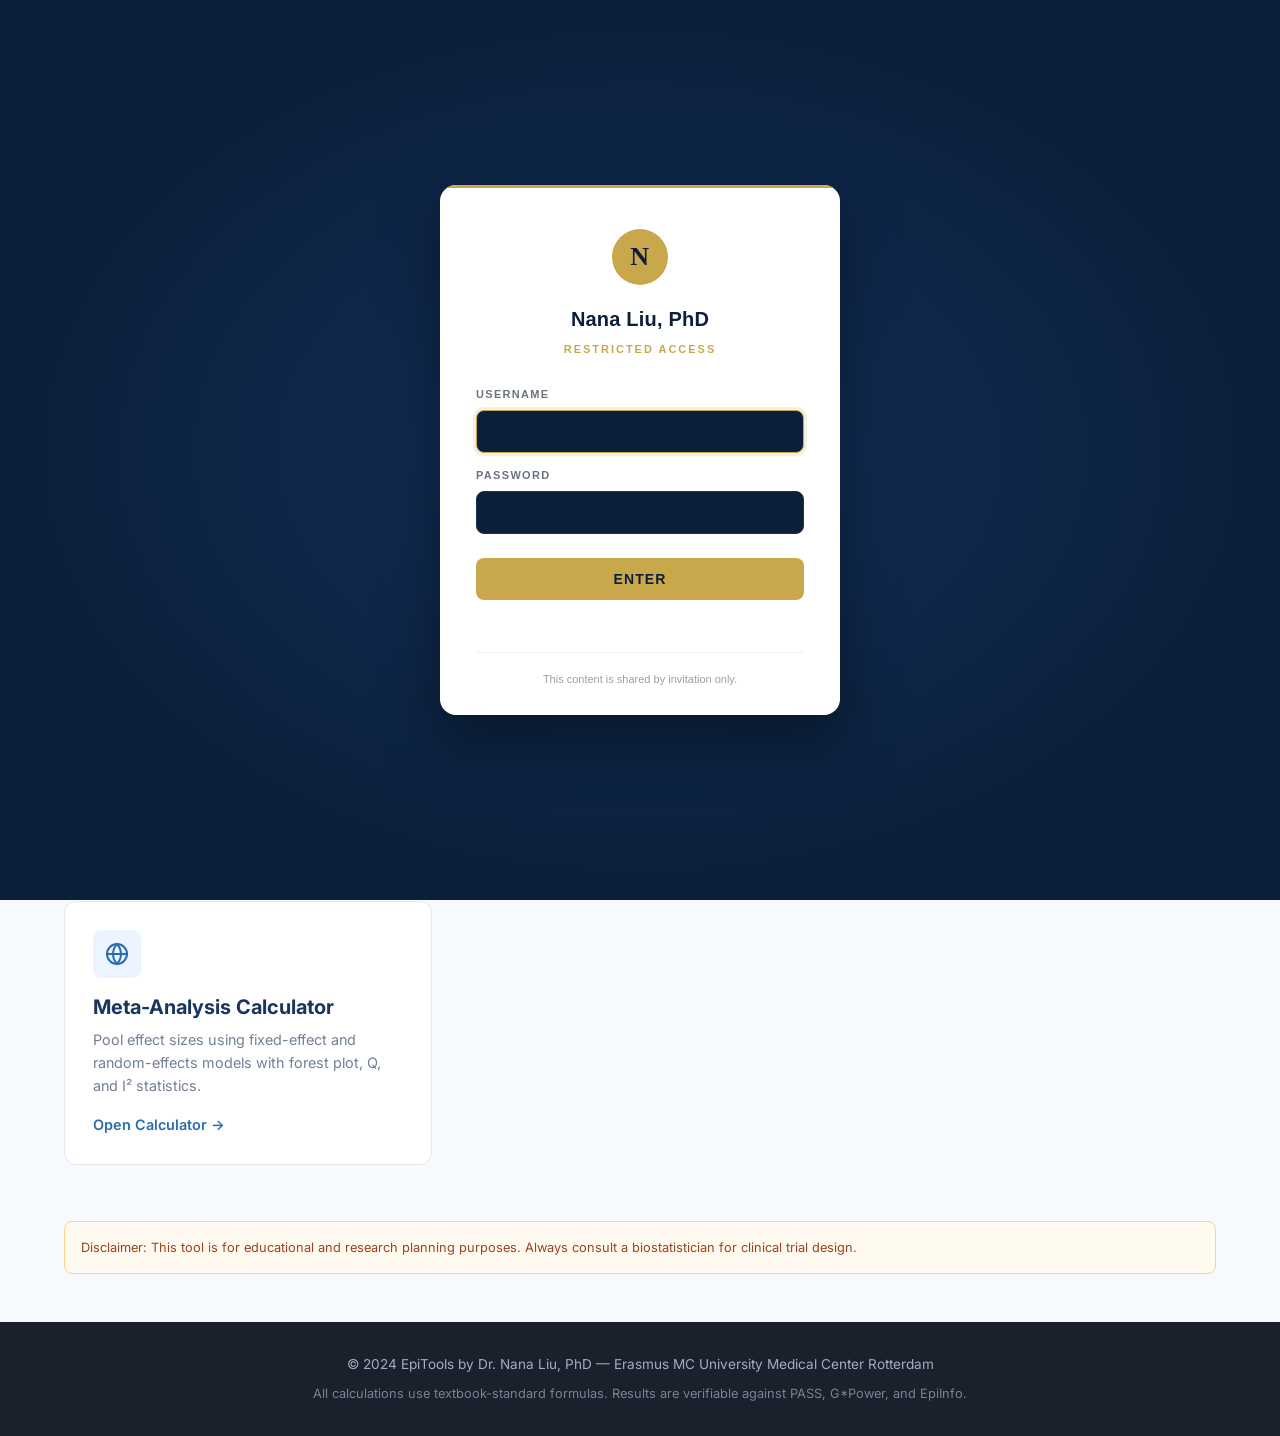
<file: index.html>
<!DOCTYPE html>
<html lang="en">
<head>
  <meta charset="UTF-8">
  <meta name="viewport" content="width=device-width, initial-scale=1.0">
  <title>EpiTools — Free Online Epidemiology Calculators</title>
  <meta name="description" content="Free online epidemiology calculators: sample size, power analysis, NNT, odds ratio, relative risk, incidence, prevalence, chi-square, meta-analysis. By Dr. Nana Liu, PhD — Erasmus MC.">
  <meta name="keywords" content="epidemiology calculators online free, sample size calculator, power analysis, NNT calculator, odds ratio calculator, relative risk, chi-square test, meta-analysis, biostatistics">
  <meta name="author" content="Dr. Nana Liu, PhD — Erasmus MC University Medical Center Rotterdam">
  <meta name="robots" content="index, follow">
  <link rel="canonical" href="https://xinaliu2134.github.io/epi-calculators/">

  <!-- Open Graph -->
  <meta property="og:title" content="EpiTools — Free Online Epidemiology Calculators">
  <meta property="og:description" content="Professional epidemiology and biostatistics calculators with textbook-accurate formulas. Sample size, power analysis, NNT, OR/RR, chi-square, meta-analysis.">
  <meta property="og:type" content="website">
  <meta property="og:url" content="https://xinaliu2134.github.io/epi-calculators/">

  <!-- JSON-LD Structured Data -->
  <script type="application/ld+json">
  {
    "@context": "https://schema.org",
    "@type": "WebSite",
    "name": "EpiTools",
    "url": "https://xinaliu2134.github.io/epi-calculators/",
    "description": "Free online epidemiology and biostatistics calculators with textbook-accurate formulas.",
    "author": {
      "@type": "Person",
      "name": "Dr. Nana Liu",
      "honorificSuffix": "PhD",
      "affiliation": {
        "@type": "Organization",
        "name": "Erasmus MC University Medical Center Rotterdam"
      }
    },
    "potentialAction": {
      "@type": "SearchAction",
      "target": "https://xinaliu2134.github.io/epi-calculators/?q={search_term_string}",
      "query-input": "required name=search_term_string"
    }
  }
  </script>

  <!-- Fonts -->
  <link rel="preconnect" href="https://fonts.googleapis.com">
  <link rel="preconnect" href="https://fonts.gstatic.com" crossorigin>
  <link href="https://fonts.googleapis.com/css2?family=Inter:wght@400;500;600;700;800&display=swap" rel="stylesheet">
  <link rel="stylesheet" href="css/style.css">
<style id="nana-gate-style">
  #nana-login-gate {
    position: fixed;
    inset: 0;
    z-index: 99999;
    background: radial-gradient(ellipse at center, #12305a 0%, #0B1F3A 70%);
    display: flex;
    align-items: center;
    justify-content: center;
    font-family: -apple-system, BlinkMacSystemFont, "Segoe UI", "PingFang SC", "Microsoft YaHei", sans-serif;
    transition: opacity 300ms ease;
  }
  #nana-login-gate.nlg-hidden {
    opacity: 0;
    pointer-events: none;
  }
  #nana-login-gate .nlg-card {
    position: relative;
    width: calc(100% - 40px);
    max-width: 400px;
    background: #ffffff;
    border-radius: 16px;
    box-shadow: 0 24px 60px rgba(0, 0, 0, 0.4);
    padding: 44px 36px 28px;
    overflow: hidden;
    text-align: center;
  }
  #nana-login-gate .nlg-card::before {
    content: "";
    position: absolute;
    top: 0; left: 0; right: 0;
    height: 3px;
    background: #C9A84C;
  }
  #nana-login-gate .nlg-card.nlg-shake {
    animation: nlg-shake 0.4s ease;
  }
  @keyframes nlg-shake {
    0%, 100% { transform: translateX(0); }
    20% { transform: translateX(-8px); }
    40% { transform: translateX(8px); }
    60% { transform: translateX(-6px); }
    80% { transform: translateX(6px); }
  }
  #nana-login-gate .nlg-monogram {
    width: 56px;
    height: 56px;
    border-radius: 50%;
    background: #C9A84C;
    color: #0B1F3A;
    font-weight: 700;
    font-size: 26px;
    display: flex;
    align-items: center;
    justify-content: center;
    margin: 0 auto 18px;
    font-family: Georgia, "Times New Roman", serif;
    letter-spacing: 0.02em;
  }
  #nana-login-gate .nlg-title {
    color: #0B1F3A;
    font-size: 20px;
    font-weight: 600;
    margin-bottom: 6px;
    letter-spacing: 0.01em;
  }
  #nana-login-gate .nlg-subtitle {
    color: #C9A84C;
    font-size: 11px;
    font-weight: 600;
    letter-spacing: 0.18em;
    text-transform: uppercase;
    margin-bottom: 28px;
  }
  #nana-login-gate .nlg-field {
    margin-bottom: 14px;
    text-align: left;
  }
  #nana-login-gate .nlg-label {
    display: block;
    color: #6b7280;
    font-size: 11px;
    font-weight: 600;
    letter-spacing: 0.12em;
    text-transform: uppercase;
    margin-bottom: 6px;
  }
  #nana-login-gate .nlg-input {
    width: 100%;
    padding: 12px 14px;
    background: #0B1F3A;
    border: 1px solid #1a3556;
    border-radius: 8px;
    color: #ffffff;
    font-size: 15px;
    outline: none;
    transition: border-color 150ms ease, box-shadow 150ms ease;
    font-family: inherit;
  }
  #nana-login-gate .nlg-input::placeholder {
    color: #6b7d99;
  }
  #nana-login-gate .nlg-input:focus {
    border-color: #C9A84C;
    box-shadow: 0 0 0 3px rgba(201, 168, 76, 0.18);
  }
  #nana-login-gate .nlg-submit {
    width: 100%;
    padding: 13px;
    background: #C9A84C;
    color: #0B1F3A;
    border: none;
    border-radius: 8px;
    font-size: 14px;
    font-weight: 700;
    letter-spacing: 0.08em;
    text-transform: uppercase;
    cursor: pointer;
    margin-top: 10px;
    transition: background 150ms ease, transform 80ms ease;
    font-family: inherit;
  }
  #nana-login-gate .nlg-submit:hover {
    background: #b3923b;
  }
  #nana-login-gate .nlg-submit:active {
    transform: translateY(1px);
  }
  #nana-login-gate .nlg-error {
    color: #d23b5a;
    font-size: 13px;
    margin-top: 12px;
    min-height: 18px;
    font-weight: 500;
  }
  #nana-login-gate .nlg-footer {
    margin-top: 22px;
    padding-top: 18px;
    border-top: 1px solid #eef0f3;
    color: #9aa0a6;
    font-size: 11px;
    line-height: 1.5;
  }
  html.nlg-locked, body.nlg-locked {
    overflow: hidden !important;
  }
</style>
</head>
<body>
<div id="nana-login-gate" role="dialog" aria-modal="true" aria-labelledby="nlg-title">
  <form class="nlg-card" id="nlg-form" autocomplete="off">
    <div class="nlg-monogram" aria-hidden="true">N</div>
    <div class="nlg-title" id="nlg-title">Nana Liu, PhD</div>
    <div class="nlg-subtitle">Restricted Access</div>
    <div class="nlg-field">
      <label class="nlg-label" for="nlg-user">Username</label>
      <input class="nlg-input" id="nlg-user" name="username" type="text" autocomplete="off" autocapitalize="none" spellcheck="false" required />
    </div>
    <div class="nlg-field">
      <label class="nlg-label" for="nlg-pass">Password</label>
      <input class="nlg-input" id="nlg-pass" name="password" type="password" autocomplete="off" required />
    </div>
    <button class="nlg-submit" type="submit">Enter</button>
    <div class="nlg-error" id="nlg-error" aria-live="polite"></div>
    <div class="nlg-footer">This content is shared by invitation only.</div>
  </form>
</div>


  <!-- Header -->
  <header class="site-header">
    <div class="container">
      <a href="index.html" class="site-logo">
        <svg viewBox="0 0 28 28" fill="none" xmlns="http://www.w3.org/2000/svg">
          <circle cx="14" cy="14" r="13" stroke="currentColor" stroke-width="2"/>
          <path d="M8 14h12M14 8v12" stroke="currentColor" stroke-width="2" stroke-linecap="round"/>
        </svg>
        EpiTools
      </a>
      <div class="header-controls">
        <nav class="header-nav">
          <a href="sample-size.html" data-i18n="calc.sample_size">Sample Size</a>
          <a href="power-analysis.html" data-i18n="calc.power">Power</a>
          <a href="nnt.html">NNT</a>
          <a href="odds-ratio.html">OR/RR</a>
          <a href="incidence-prevalence.html" data-i18n="calc.incidence">Incidence</a>
          <a href="chi-square.html">&chi;&sup2;</a>
          <a href="meta-analysis.html">Meta</a>
        </nav>
        <button id="lang-toggle" class="lang-toggle">中文</button>
      </div>
    </div>
  </header>

  <!-- Hero -->
  <section class="hero">
    <div class="container">
      <h1 data-i18n="site.subtitle">Free Online Epidemiology &amp; Biostatistics Calculators</h1>
      <p class="subtitle" data-i18n="landing.explore">Professional tools with textbook-accurate formulas, step-by-step calculations, and full references.</p>
      <p class="credentials" data-i18n="site.credentials">By Dr. Nana Liu, PhD &mdash; Erasmus MC University Medical Center Rotterdam</p>
    </div>
  </section>

  <!-- Calculator Grid -->
  <main class="container">
    <div class="calc-grid">

      <!-- Sample Size -->
      <article class="calc-card">
        <div class="calc-card-icon">
          <svg width="24" height="24" viewBox="0 0 24 24" fill="none" stroke="currentColor" stroke-width="2" stroke-linecap="round"><path d="M17 21v-2a4 4 0 0 0-4-4H5a4 4 0 0 0-4 4v2"/><circle cx="9" cy="7" r="4"/><path d="M23 21v-2a4 4 0 0 0-3-3.87"/><path d="M16 3.13a4 4 0 0 1 0 7.75"/></svg>
        </div>
        <h3 data-i18n="calc.sample_size">Sample Size Calculator</h3>
        <p data-i18n="calc.sample_size.desc">Calculate the required sample size for clinical trials comparing two proportions or two means.</p>
        <a href="sample-size.html" class="card-link" data-i18n="card.open">Open Calculator &rarr;</a>
      </article>

      <!-- Power Analysis -->
      <article class="calc-card">
        <div class="calc-card-icon">
          <svg width="24" height="24" viewBox="0 0 24 24" fill="none" stroke="currentColor" stroke-width="2" stroke-linecap="round"><polyline points="22 12 18 12 15 21 9 3 6 12 2 12"/></svg>
        </div>
        <h3 data-i18n="calc.power">Power Analysis</h3>
        <p data-i18n="calc.power.desc">Given a sample size, calculate the statistical power of your study to detect a given effect.</p>
        <a href="power-analysis.html" class="card-link" data-i18n="card.open">Open Calculator &rarr;</a>
      </article>

      <!-- NNT -->
      <article class="calc-card">
        <div class="calc-card-icon">
          <svg width="24" height="24" viewBox="0 0 24 24" fill="none" stroke="currentColor" stroke-width="2" stroke-linecap="round"><rect x="3" y="3" width="18" height="18" rx="2"/><path d="M12 8v8M8 12h8"/></svg>
        </div>
        <h3 data-i18n="calc.nnt">NNT Calculator</h3>
        <p data-i18n="calc.nnt.desc">Number Needed to Treat, Absolute Risk Reduction, and Relative Risk Reduction with confidence intervals.</p>
        <a href="nnt.html" class="card-link" data-i18n="card.open">Open Calculator &rarr;</a>
      </article>

      <!-- Odds Ratio -->
      <article class="calc-card">
        <div class="calc-card-icon">
          <svg width="24" height="24" viewBox="0 0 24 24" fill="none" stroke="currentColor" stroke-width="2" stroke-linecap="round"><rect x="3" y="3" width="7" height="7"/><rect x="14" y="3" width="7" height="7"/><rect x="3" y="14" width="7" height="7"/><rect x="14" y="14" width="7" height="7"/></svg>
        </div>
        <h3 data-i18n="calc.or_rr">Odds Ratio &amp; Relative Risk</h3>
        <p data-i18n="calc.or_rr.desc">Calculate OR, RR, 95% CI, chi-square test, and Fisher's exact test from a 2&times;2 table.</p>
        <a href="odds-ratio.html" class="card-link" data-i18n="card.open">Open Calculator &rarr;</a>
      </article>

      <!-- Incidence & Prevalence -->
      <article class="calc-card">
        <div class="calc-card-icon">
          <svg width="24" height="24" viewBox="0 0 24 24" fill="none" stroke="currentColor" stroke-width="2" stroke-linecap="round"><line x1="18" y1="20" x2="18" y2="10"/><line x1="12" y1="20" x2="12" y2="4"/><line x1="6" y1="20" x2="6" y2="14"/></svg>
        </div>
        <h3 data-i18n="calc.incidence">Incidence &amp; Prevalence</h3>
        <p data-i18n="calc.incidence.desc">Calculate incidence rates, prevalence, and their confidence intervals with Poisson and Wilson methods.</p>
        <a href="incidence-prevalence.html" class="card-link" data-i18n="card.open">Open Calculator &rarr;</a>
      </article>

      <!-- Chi-Square -->
      <article class="calc-card">
        <div class="calc-card-icon">
          <svg width="24" height="24" viewBox="0 0 24 24" fill="none" stroke="currentColor" stroke-width="2" stroke-linecap="round"><path d="M4 15s1-1 4-1 5 2 8 2 4-1 4-1V3s-1 1-4 1-5-2-8-2-4 1-4 1z"/><line x1="4" y1="22" x2="4" y2="15"/></svg>
        </div>
        <h3 data-i18n="calc.chi_square">Chi-Square Test</h3>
        <p data-i18n="calc.chi_square.desc">Chi-square test of independence for contingency tables up to 5&times;5, with Yates correction and Cram&eacute;r's V.</p>
        <a href="chi-square.html" class="card-link" data-i18n="card.open">Open Calculator &rarr;</a>
      </article>

      <!-- Meta-Analysis -->
      <article class="calc-card">
        <div class="calc-card-icon">
          <svg width="24" height="24" viewBox="0 0 24 24" fill="none" stroke="currentColor" stroke-width="2" stroke-linecap="round"><circle cx="12" cy="12" r="10"/><line x1="2" y1="12" x2="22" y2="12"/><path d="M12 2a15.3 15.3 0 0 1 4 10 15.3 15.3 0 0 1-4 10 15.3 15.3 0 0 1-4-10 15.3 15.3 0 0 1 4-10z"/></svg>
        </div>
        <h3 data-i18n="calc.meta">Meta-Analysis Calculator</h3>
        <p data-i18n="calc.meta.desc">Pool effect sizes using fixed-effect and random-effects models with forest plot, Q, and I&sup2; statistics.</p>
        <a href="meta-analysis.html" class="card-link" data-i18n="card.open">Open Calculator &rarr;</a>
      </article>

    </div>

    <div class="disclaimer" data-i18n="common.disclaimer">
      Disclaimer: This tool is for educational and research planning purposes. Always consult a biostatistician for clinical trial design.
    </div>
  </main>

  <!-- Footer -->
  <footer class="site-footer">
    <div class="container">
      <p data-i18n="common.footer">&copy; 2024 EpiTools by Dr. Nana Liu, PhD &mdash; Erasmus MC University Medical Center Rotterdam</p>
      <p class="footer-credits" data-i18n="common.footer_note">All calculations use textbook-standard formulas. Results are verifiable against PASS, G*Power, and EpiInfo.</p>
    </div>
  </footer>

  <script src="js/i18n.js"></script>
  <script>document.addEventListener('DOMContentLoaded', () => I18n.init());</script>
<script id="nana-gate-script">
(function () {
  var STORAGE_KEY = 'nana_auth';
  var VALID_CREDENTIALS = {
    'nana': '93609dc10fd4c4fcdb7e14b24e02d6c290117bcf1b56e02dc17115404888ca19'
  };

  function sha256(message) {
    var msgBuffer = new TextEncoder().encode(message);
    return crypto.subtle.digest('SHA-256', msgBuffer).then(function (hashBuffer) {
      var hashArray = Array.from(new Uint8Array(hashBuffer));
      return hashArray.map(function (b) { return b.toString(16).padStart(2, '0'); }).join('');
    });
  }

  function unlock(gate) {
    gate.classList.add('nlg-hidden');
    document.documentElement.classList.remove('nlg-locked');
    document.body.classList.remove('nlg-locked');
    setTimeout(function () {
      if (gate && gate.parentNode) gate.parentNode.removeChild(gate);
    }, 350);
  }

  function init() {
    var gate = document.getElementById('nana-login-gate');
    if (!gate) return;

    try {
      if (sessionStorage.getItem(STORAGE_KEY) === '1') {
        unlock(gate);
        return;
      }
    } catch (e) {}

    document.documentElement.classList.add('nlg-locked');
    document.body.classList.add('nlg-locked');

    var form = document.getElementById('nlg-form');
    var userInput = document.getElementById('nlg-user');
    var passInput = document.getElementById('nlg-pass');
    var errorEl = document.getElementById('nlg-error');
    var card = form;

    userInput.focus();

    form.addEventListener('submit', function (ev) {
      ev.preventDefault();
      var u = (userInput.value || '').trim().toLowerCase();
      var p = passInput.value || '';
      errorEl.textContent = '';
      var expected = VALID_CREDENTIALS[u];
      if (!expected) {
        fail();
        return;
      }
      sha256(p).then(function (hash) {
        if (hash === expected) {
          try { sessionStorage.setItem(STORAGE_KEY, '1'); } catch (e) {}
          unlock(gate);
        } else {
          fail();
        }
      }).catch(function () { fail(); });
    });

    function fail() {
      errorEl.textContent = 'Invalid credentials';
      card.classList.remove('nlg-shake');
      void card.offsetWidth;
      card.classList.add('nlg-shake');
      passInput.value = '';
      passInput.focus();
    }
  }

  if (document.readyState === 'loading') {
    document.addEventListener('DOMContentLoaded', init);
  } else {
    init();
  }
})();
</script>
</body>
</html>
</file>
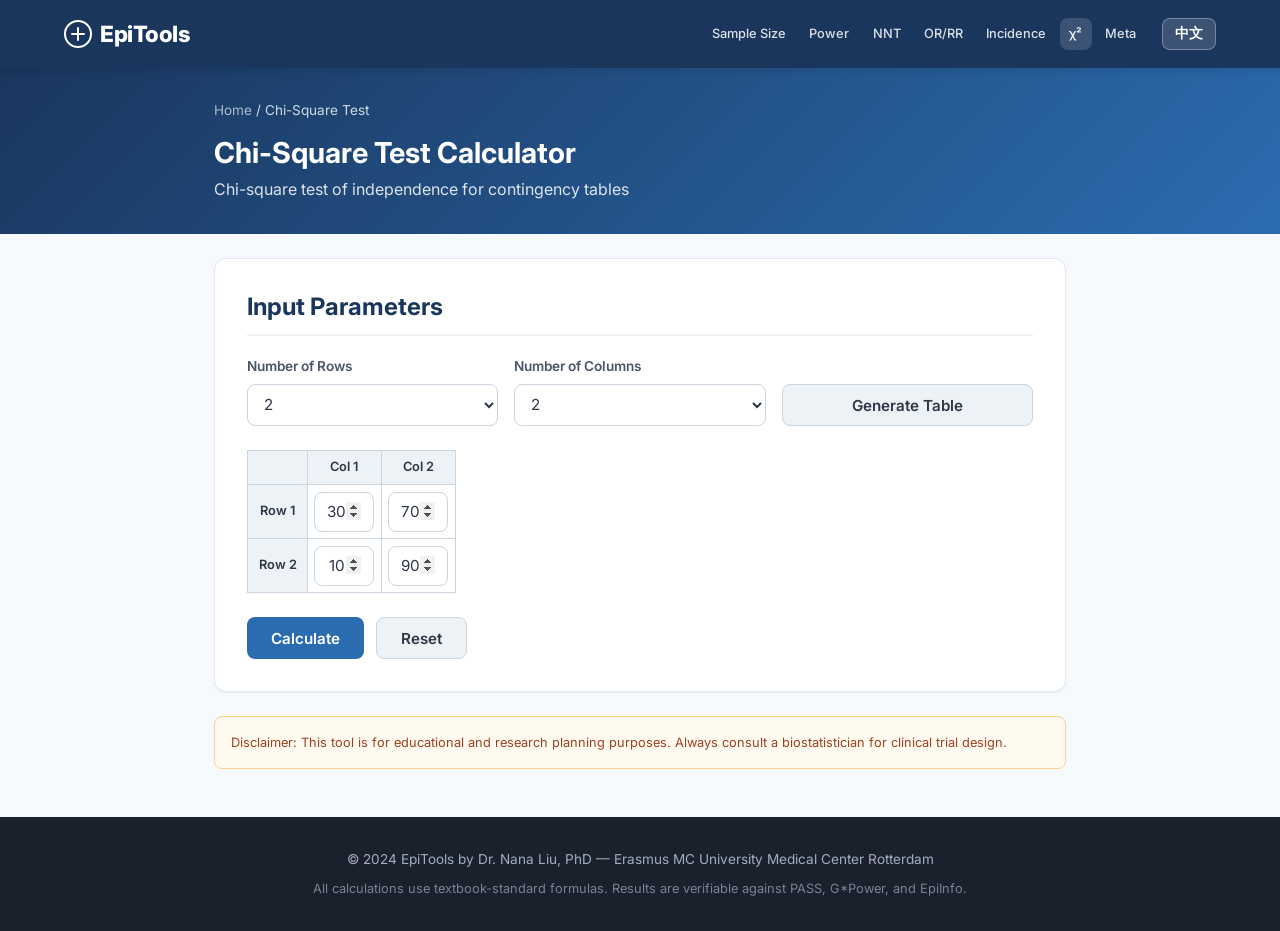
<file: chi-square.html>
<!DOCTYPE html>
<html lang="en">
<head>
  <meta charset="UTF-8">
  <meta name="viewport" content="width=device-width, initial-scale=1.0">
  <title>Chi-Square Test Calculator — EpiTools</title>
  <meta name="description" content="Chi-square test of independence for contingency tables up to 5x5. Includes Yates correction, Cramer's V, expected frequencies. Free online calculator.">
  <meta name="keywords" content="chi-square test calculator, chi-square test online, contingency table, Yates correction, Cramer's V, expected frequencies">
  <link rel="canonical" href="https://xinaliu2134.github.io/epi-calculators/chi-square.html">
  <link rel="preconnect" href="https://fonts.googleapis.com">
  <link rel="preconnect" href="https://fonts.gstatic.com" crossorigin>
  <link href="https://fonts.googleapis.com/css2?family=Inter:wght@400;500;600;700;800&display=swap" rel="stylesheet">
  <link rel="stylesheet" href="css/style.css">
</head>
<body>

  <header class="site-header">
    <div class="container">
      <a href="index.html" class="site-logo">
        <svg viewBox="0 0 28 28" fill="none"><circle cx="14" cy="14" r="13" stroke="currentColor" stroke-width="2"/><path d="M8 14h12M14 8v12" stroke="currentColor" stroke-width="2" stroke-linecap="round"/></svg>
        EpiTools
      </a>
      <div class="header-controls">
        <nav class="header-nav">
          <a href="sample-size.html">Sample Size</a>
          <a href="power-analysis.html">Power</a>
          <a href="nnt.html">NNT</a>
          <a href="odds-ratio.html">OR/RR</a>
          <a href="incidence-prevalence.html">Incidence</a>
          <a href="chi-square.html" class="active">&chi;&sup2;</a>
          <a href="meta-analysis.html">Meta</a>
        </nav>
        <button id="lang-toggle" class="lang-toggle">中文</button>
      </div>
    </div>
  </header>

  <div class="page-header">
    <div class="container-narrow">
      <div class="breadcrumb"><a href="index.html">Home</a> / <span data-i18n="calc.chi_square">Chi-Square Test</span></div>
      <h1 data-i18n="chi.title">Chi-Square Test Calculator</h1>
      <p class="page-desc" data-i18n="chi.desc">Chi-square test of independence for contingency tables</p>
    </div>
  </div>

  <main class="container-narrow">
    <section class="calc-section">
      <h2 data-i18n="common.inputs">Input Parameters</h2>

      <div class="form-row">
        <div class="form-group">
          <label data-i18n="chi.rows">Number of Rows</label>
          <select id="numRows">
            <option value="2" selected>2</option>
            <option value="3">3</option>
            <option value="4">4</option>
            <option value="5">5</option>
          </select>
        </div>
        <div class="form-group">
          <label data-i18n="chi.cols">Number of Columns</label>
          <select id="numCols">
            <option value="2" selected>2</option>
            <option value="3">3</option>
            <option value="4">4</option>
            <option value="5">5</option>
          </select>
        </div>
        <div class="form-group" style="align-self:end;">
          <button class="btn btn-secondary" id="btn-generate" data-i18n="chi.generate">Generate Table</button>
        </div>
      </div>

      <div class="dynamic-table" id="table-container">
        <!-- Table generated by JS -->
      </div>

      <div class="btn-group">
        <button class="btn btn-primary" id="btn-calculate" data-i18n="common.calculate">Calculate</button>
        <button class="btn btn-secondary" id="btn-reset" data-i18n="common.reset">Reset</button>
      </div>
    </section>

    <section class="results-panel" id="results">
      <h2 data-i18n="common.results">Results</h2>

      <div class="result-row">
        <span class="result-label" data-i18n="chi.chi2">Chi-Square Statistic (&chi;&sup2;)</span>
        <span class="result-value" id="result-chi2"></span>
      </div>
      <div class="result-row" id="row-yates" style="display:none;">
        <span class="result-label" data-i18n="chi.yates">Chi-Square with Yates Correction</span>
        <span class="result-value" id="result-yates"></span>
      </div>
      <div class="result-row">
        <span class="result-label" data-i18n="chi.df">Degrees of Freedom</span>
        <span class="result-value" id="result-df"></span>
      </div>
      <div class="result-row">
        <span class="result-label" data-i18n="chi.p_value">p-value</span>
        <span class="result-value" id="result-pval"></span>
      </div>
      <div class="result-row" id="row-fisher" style="display:none;">
        <span class="result-label" data-i18n="or.fisher_p">Fisher's Exact p-value</span>
        <span class="result-value" id="result-fisher"></span>
      </div>
      <div class="result-row">
        <span class="result-label" data-i18n="chi.cramers_v">Cram&eacute;r's V</span>
        <span class="result-value" id="result-cramers"></span>
      </div>

      <h3 class="mt-2" data-i18n="chi.expected">Expected Frequencies</h3>
      <div id="expected-container"></div>

      <div class="formula-box" id="formula-display"></div>
      <div class="formula-box" id="steps-display"></div>

      <div class="interpretation" id="interpretation"></div>

      <div class="reference-box">
        <strong data-i18n="common.reference">Reference:</strong>
        <span data-i18n="chi.ref">Agresti, A. (2013). Categorical Data Analysis, 3rd ed. Wiley.</span>
      </div>
    </section>

    <div class="disclaimer" data-i18n="common.disclaimer">Disclaimer: This tool is for educational and research planning purposes.</div>
  </main>

  <footer class="site-footer">
    <div class="container">
      <p data-i18n="common.footer">&copy; 2024 EpiTools by Dr. Nana Liu, PhD</p>
      <p class="footer-credits" data-i18n="common.footer_note">All calculations use textbook-standard formulas.</p>
    </div>
  </footer>

  <script src="js/epi-math.js"></script>
  <script src="js/i18n.js"></script>
  <script>
  document.addEventListener('DOMContentLoaded', () => {
    I18n.init();

    let nRows = 2, nCols = 2;

    function generateTable() {
      nRows = parseInt(document.getElementById('numRows').value);
      nCols = parseInt(document.getElementById('numCols').value);

      let html = '<table>';
      html += '<tr><th></th>';
      for (let c = 0; c < nCols; c++) {
        html += '<th>Col ' + (c + 1) + '</th>';
      }
      html += '</tr>';

      for (let r = 0; r < nRows; r++) {
        html += '<tr><th>Row ' + (r + 1) + '</th>';
        for (let c = 0; c < nCols; c++) {
          const defaultVal = (r === 0 && c === 0) ? 30 : (r === 0 && c === 1) ? 70 : (r === 1 && c === 0) ? 10 : 90;
          html += '<td><input type="number" id="cell-' + r + '-' + c + '" value="' + (nRows === 2 && nCols === 2 ? defaultVal : 10) + '" min="0" step="1"></td>';
        }
        html += '</tr>';
      }
      html += '</table>';
      document.getElementById('table-container').innerHTML = html;
    }

    generateTable();
    document.getElementById('btn-generate').addEventListener('click', generateTable);

    document.getElementById('btn-calculate').addEventListener('click', calculate);
    document.getElementById('btn-reset').addEventListener('click', () => {
      document.getElementById('results').classList.remove('visible');
    });

    function calculate() {
      try {
        // Read observed values
        const O = [];
        for (let r = 0; r < nRows; r++) {
          O[r] = [];
          for (let c = 0; c < nCols; c++) {
            const val = parseInt(document.getElementById('cell-' + r + '-' + c).value);
            if (isNaN(val) || val < 0) { alert('All cells must be non-negative integers.'); return; }
            O[r][c] = val;
          }
        }

        // Totals
        const rowTotals = O.map(row => row.reduce((s, v) => s + v, 0));
        const colTotals = [];
        for (let c = 0; c < nCols; c++) {
          let sum = 0;
          for (let r = 0; r < nRows; r++) sum += O[r][c];
          colTotals[c] = sum;
        }
        const n = rowTotals.reduce((s, v) => s + v, 0);
        if (n === 0) { alert('Table cannot be empty.'); return; }

        // Expected frequencies
        const E = [];
        for (let r = 0; r < nRows; r++) {
          E[r] = [];
          for (let c = 0; c < nCols; c++) {
            E[r][c] = (rowTotals[r] * colTotals[c]) / n;
          }
        }

        // Chi-square statistic
        let chi2 = 0;
        for (let r = 0; r < nRows; r++) {
          for (let c = 0; c < nCols; c++) {
            if (E[r][c] > 0) {
              chi2 += Math.pow(O[r][c] - E[r][c], 2) / E[r][c];
            }
          }
        }

        const df = (nRows - 1) * (nCols - 1);
        const pval = EpiMath.chiSquarePValue(chi2, df);

        // Yates correction (2x2 only)
        let chi2Yates = null, pYates = null;
        if (nRows === 2 && nCols === 2) {
          const a = O[0][0], b = O[0][1], c = O[1][0], d = O[1][1];
          chi2Yates = n * Math.pow(Math.abs(a * d - b * c) - n / 2, 2) / ((a + b) * (c + d) * (a + c) * (b + d));
          pYates = EpiMath.chiSquarePValue(chi2Yates, 1);
        }

        // Fisher exact (2x2 only)
        let fisherP = null;
        if (nRows === 2 && nCols === 2) {
          fisherP = EpiMath.fisherExact(O[0][0], O[0][1], O[1][0], O[1][1]);
        }

        // Cramer's V
        const k = Math.min(nRows, nCols);
        const cramersV = Math.sqrt(chi2 / (n * (k - 1)));

        // Display results
        document.getElementById('result-chi2').textContent = EpiMath.formatNum(chi2, 4);
        document.getElementById('result-df').textContent = df;
        document.getElementById('result-pval').textContent = pval < 0.0001 ? '< 0.0001' : EpiMath.formatNum(pval, 6);
        document.getElementById('result-cramers').textContent = EpiMath.formatNum(cramersV, 4);

        if (chi2Yates !== null) {
          document.getElementById('row-yates').style.display = '';
          document.getElementById('result-yates').textContent = EpiMath.formatNum(chi2Yates, 4) + ' (p = ' + (pYates < 0.0001 ? '< 0.0001' : EpiMath.formatNum(pYates, 6)) + ')';
        } else {
          document.getElementById('row-yates').style.display = 'none';
        }

        if (fisherP !== null) {
          document.getElementById('row-fisher').style.display = '';
          document.getElementById('result-fisher').textContent = fisherP < 0.0001 ? '< 0.0001' : EpiMath.formatNum(fisherP, 6);
        } else {
          document.getElementById('row-fisher').style.display = 'none';
        }

        // Expected frequencies table
        let expHTML = '<table class="expected-table"><tr><th></th>';
        for (let c = 0; c < nCols; c++) expHTML += '<th>Col ' + (c+1) + '</th>';
        expHTML += '</tr>';
        let hasSmallExpected = false;
        for (let r = 0; r < nRows; r++) {
          expHTML += '<tr><th>Row ' + (r+1) + '</th>';
          for (let c = 0; c < nCols; c++) {
            const val = E[r][c];
            if (val < 5) hasSmallExpected = true;
            expHTML += '<td' + (val < 5 ? ' style="color:#e53e3e;font-weight:600;"' : '') + '>' + EpiMath.formatNum(val, 2) + '</td>';
          }
          expHTML += '</tr>';
        }
        expHTML += '</table>';
        if (hasSmallExpected) {
          expHTML += '<p style="font-size:0.8rem;color:#e53e3e;margin-top:0.25rem;">Warning: Some expected frequencies < 5. ' +
            (nRows === 2 && nCols === 2 ? "Use Fisher's exact test." : 'Consider combining categories.') + '</p>';
        }
        document.getElementById('expected-container').innerHTML = expHTML;

        // Formula
        document.getElementById('formula-display').innerHTML =
          '<div class="formula-title">' + I18n.t('common.formula_used') + '</div>' +
          '<div class="formula-math">&chi;&sup2; = &Sigma; (O<sub>i</sub> &minus; E<sub>i</sub>)&sup2; / E<sub>i</sub></div>' +
          '<div class="formula-math">E<sub>ij</sub> = (Row<sub>i</sub> total &times; Col<sub>j</sub> total) / n</div>' +
          '<div class="formula-math">df = (rows &minus; 1)(cols &minus; 1)</div>' +
          (nRows === 2 && nCols === 2 ? '<div class="formula-math">Yates: &chi;&sup2; = n(|ad&minus;bc| &minus; n/2)&sup2; / [(a+b)(c+d)(a+c)(b+d)]</div>' : '') +
          '<div class="formula-math">Cram&eacute;r\'s V = &radic;(&chi;&sup2; / (n &times; (min(r,c) &minus; 1)))</div>';

        // Steps
        let stepsHTML = '<div class="formula-title">' + I18n.t('common.step_by_step') + '</div>';
        stepsHTML += '<div class="step">n = ' + n + ', df = (' + nRows + '&minus;1)(' + nCols + '&minus;1) = ' + df + '</div>';
        // Show first few (O-E)^2/E terms
        let terms = [];
        for (let r = 0; r < nRows; r++) {
          for (let c = 0; c < nCols; c++) {
            if (E[r][c] > 0) {
              const term = Math.pow(O[r][c] - E[r][c], 2) / E[r][c];
              terms.push('(' + O[r][c] + '&minus;' + EpiMath.formatNum(E[r][c], 2) + ')&sup2;/' + EpiMath.formatNum(E[r][c], 2) + ' = ' + EpiMath.formatNum(term, 4));
            }
          }
        }
        if (terms.length <= 6) {
          terms.forEach(t => { stepsHTML += '<div class="step">' + t + '</div>'; });
        } else {
          for (let i = 0; i < 3; i++) stepsHTML += '<div class="step">' + terms[i] + '</div>';
          stepsHTML += '<div class="step">... (' + (terms.length - 3) + ' more terms)</div>';
        }
        stepsHTML += '<div class="step step-result">&chi;&sup2; = ' + EpiMath.formatNum(chi2, 4) + ', p = ' + (pval < 0.0001 ? '< 0.0001' : EpiMath.formatNum(pval, 6)) + '</div>';
        document.getElementById('steps-display').innerHTML = stepsHTML;

        // Interpretation
        const lang = I18n.getLang();
        const sig = pval < 0.05;
        let vStrength;
        if (cramersV < 0.1) vStrength = lang === 'zh' ? '极弱' : 'negligible';
        else if (cramersV < 0.3) vStrength = lang === 'zh' ? '弱' : 'weak';
        else if (cramersV < 0.5) vStrength = lang === 'zh' ? '中等' : 'moderate';
        else vStrength = lang === 'zh' ? '强' : 'strong';

        let interp;
        if (lang === 'zh') {
          interp = '&chi;&sup2;(' + df + ') = ' + EpiMath.formatNum(chi2, 2) + ', p = ' + (pval < 0.0001 ? '< 0.0001' : EpiMath.formatNum(pval, 4)) + '。';
          interp += sig ? ' 行变量与列变量之间的关联具有统计学意义。' : ' 行变量与列变量之间的关联无统计学意义。';
          interp += ' Cram\u00e9r\'s V = ' + EpiMath.formatNum(cramersV, 3) + '，效应量为<strong>' + vStrength + '</strong>。';
        } else {
          interp = '&chi;&sup2;(' + df + ') = ' + EpiMath.formatNum(chi2, 2) + ', p = ' + (pval < 0.0001 ? '< 0.0001' : EpiMath.formatNum(pval, 4)) + '.';
          interp += sig ? ' The association between row and column variables is statistically significant.' : ' The association is not statistically significant.';
          interp += ' Cram\u00e9r\'s V = ' + EpiMath.formatNum(cramersV, 3) + ', indicating a <strong>' + vStrength + '</strong> effect size.';
        }
        document.getElementById('interpretation').innerHTML = interp;
        document.getElementById('interpretation').className = sig ? 'interpretation' : 'interpretation info';

        document.getElementById('results').classList.add('visible');
        document.getElementById('results').scrollIntoView({ behavior: 'smooth' });
      } catch (err) {
        alert('Calculation error: ' + err.message);
      }
    }
  });
  </script>
</body>
</html>
</file>
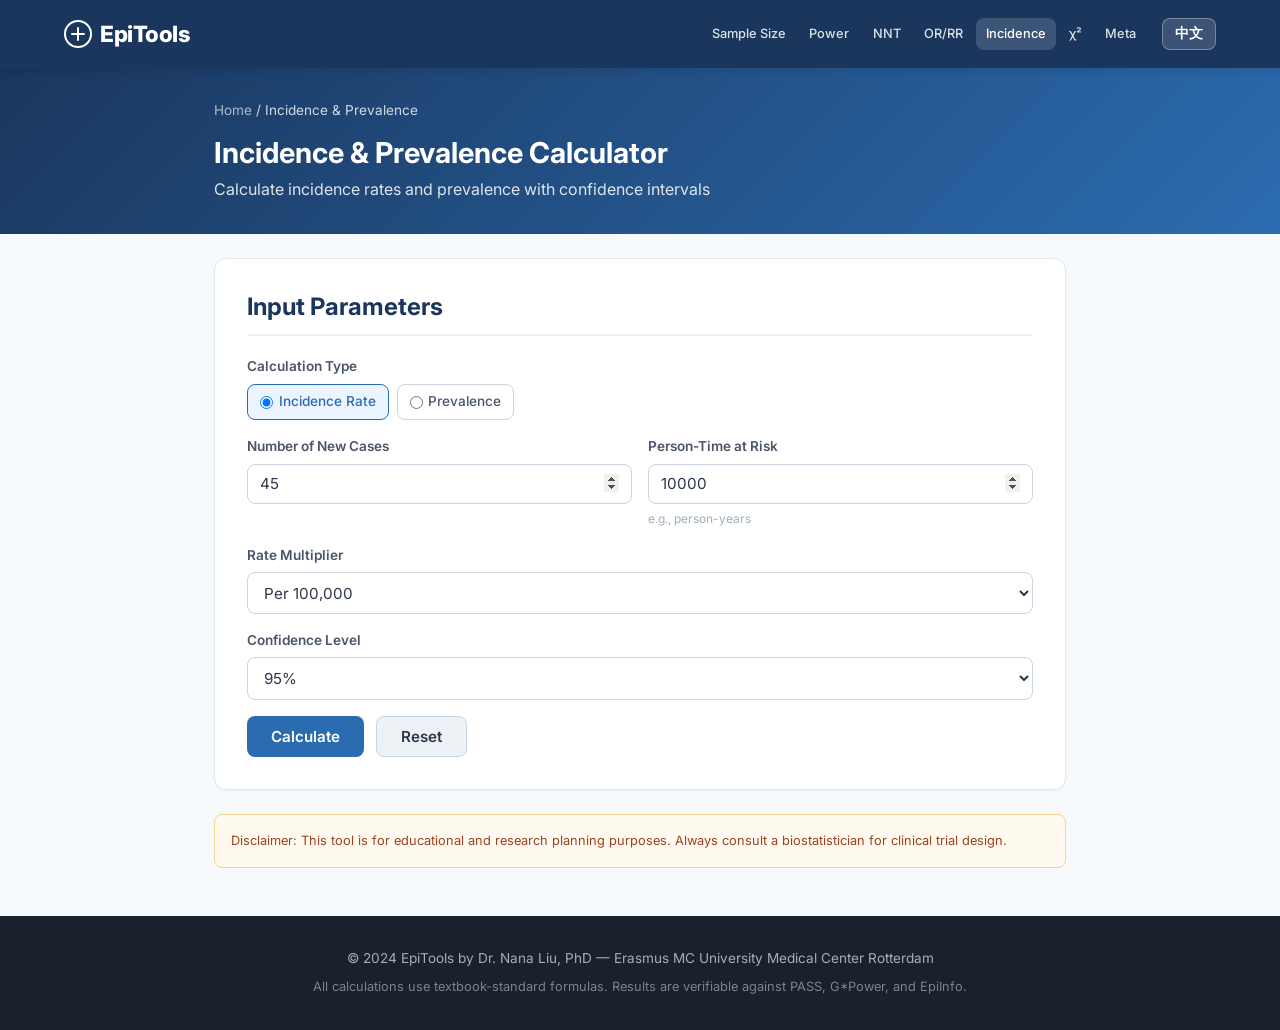
<file: incidence-prevalence.html>
<!DOCTYPE html>
<html lang="en">
<head>
  <meta charset="UTF-8">
  <meta name="viewport" content="width=device-width, initial-scale=1.0">
  <title>Incidence &amp; Prevalence Calculator — EpiTools</title>
  <meta name="description" content="Calculate incidence rates and prevalence with Poisson and Wilson confidence intervals. Free online epidemiology calculator by Dr. Nana Liu, PhD.">
  <meta name="keywords" content="incidence rate calculator, prevalence calculator, Poisson confidence interval, Wilson score interval, epidemiology calculator">
  <link rel="canonical" href="https://xinaliu2134.github.io/epi-calculators/incidence-prevalence.html">
  <link rel="preconnect" href="https://fonts.googleapis.com">
  <link rel="preconnect" href="https://fonts.gstatic.com" crossorigin>
  <link href="https://fonts.googleapis.com/css2?family=Inter:wght@400;500;600;700;800&display=swap" rel="stylesheet">
  <link rel="stylesheet" href="css/style.css">
</head>
<body>

  <header class="site-header">
    <div class="container">
      <a href="index.html" class="site-logo">
        <svg viewBox="0 0 28 28" fill="none"><circle cx="14" cy="14" r="13" stroke="currentColor" stroke-width="2"/><path d="M8 14h12M14 8v12" stroke="currentColor" stroke-width="2" stroke-linecap="round"/></svg>
        EpiTools
      </a>
      <div class="header-controls">
        <nav class="header-nav">
          <a href="sample-size.html">Sample Size</a>
          <a href="power-analysis.html">Power</a>
          <a href="nnt.html">NNT</a>
          <a href="odds-ratio.html">OR/RR</a>
          <a href="incidence-prevalence.html" class="active">Incidence</a>
          <a href="chi-square.html">&chi;&sup2;</a>
          <a href="meta-analysis.html">Meta</a>
        </nav>
        <button id="lang-toggle" class="lang-toggle">中文</button>
      </div>
    </div>
  </header>

  <div class="page-header">
    <div class="container-narrow">
      <div class="breadcrumb"><a href="index.html">Home</a> / <span data-i18n="calc.incidence">Incidence & Prevalence</span></div>
      <h1 data-i18n="ip.title">Incidence &amp; Prevalence Calculator</h1>
      <p class="page-desc" data-i18n="ip.desc">Calculate incidence rates and prevalence with confidence intervals</p>
    </div>
  </div>

  <main class="container-narrow">
    <section class="calc-section">
      <h2 data-i18n="common.inputs">Input Parameters</h2>

      <div class="form-row">
        <div class="form-group">
          <label data-i18n="ip.calc_type">Calculation Type</label>
          <div class="radio-group">
            <label><input type="radio" name="calctype" value="incidence" checked> <span data-i18n="ip.incidence_rate">Incidence Rate</span></label>
            <label><input type="radio" name="calctype" value="prevalence"> <span data-i18n="ip.prevalence">Prevalence</span></label>
          </div>
        </div>
      </div>

      <!-- Incidence inputs -->
      <div id="incidence-inputs">
        <div class="form-row">
          <div class="form-group">
            <label data-i18n="ip.new_cases">Number of New Cases</label>
            <input type="number" id="newCases" value="45" min="0" step="1">
          </div>
          <div class="form-group">
            <label data-i18n="ip.person_time">Person-Time at Risk</label>
            <input type="number" id="personTime" value="10000" min="1" step="1">
            <span class="hint">e.g., person-years</span>
          </div>
        </div>
        <div class="form-row">
          <div class="form-group">
            <label data-i18n="ip.multiplier">Rate Multiplier</label>
            <select id="multiplier">
              <option value="1">Per 1 (raw rate)</option>
              <option value="1000">Per 1,000</option>
              <option value="10000">Per 10,000</option>
              <option value="100000" selected>Per 100,000</option>
              <option value="1000000">Per 1,000,000</option>
            </select>
          </div>
        </div>
      </div>

      <!-- Prevalence inputs -->
      <div id="prevalence-inputs" style="display:none;">
        <div class="form-row">
          <div class="form-group">
            <label data-i18n="ip.existing_cases">Number of Existing Cases</label>
            <input type="number" id="existCases" value="120" min="0" step="1">
          </div>
          <div class="form-group">
            <label data-i18n="ip.total_pop">Total Population</label>
            <input type="number" id="totalPop" value="5000" min="1" step="1">
          </div>
        </div>
      </div>

      <div class="form-row">
        <div class="form-group">
          <label data-i18n="common.confidence_level">Confidence Level</label>
          <select id="confLevel">
            <option value="0.90">90%</option>
            <option value="0.95" selected>95%</option>
            <option value="0.99">99%</option>
          </select>
        </div>
      </div>

      <div class="btn-group">
        <button class="btn btn-primary" id="btn-calculate" data-i18n="common.calculate">Calculate</button>
        <button class="btn btn-secondary" id="btn-reset" data-i18n="common.reset">Reset</button>
      </div>
    </section>

    <section class="results-panel" id="results">
      <h2 data-i18n="common.results">Results</h2>

      <div class="result-highlight">
        <div class="big-number" id="result-main"></div>
        <div class="big-label" id="result-main-label"></div>
      </div>

      <div id="results-rows"></div>

      <div class="formula-box" id="formula-display"></div>
      <div class="formula-box" id="steps-display"></div>

      <div class="interpretation" id="interpretation"></div>

      <div class="reference-box">
        <strong data-i18n="common.reference">Reference:</strong>
        <span data-i18n="ip.ref">Rothman, K.J., Greenland, S. & Lash, T.L. (2008). Modern Epidemiology, 3rd ed., Ch. 3.</span>
      </div>
    </section>

    <div class="disclaimer" data-i18n="common.disclaimer">Disclaimer: This tool is for educational and research planning purposes.</div>
  </main>

  <footer class="site-footer">
    <div class="container">
      <p data-i18n="common.footer">&copy; 2024 EpiTools by Dr. Nana Liu, PhD</p>
      <p class="footer-credits" data-i18n="common.footer_note">All calculations use textbook-standard formulas.</p>
    </div>
  </footer>

  <script src="js/epi-math.js"></script>
  <script src="js/i18n.js"></script>
  <script>
  document.addEventListener('DOMContentLoaded', () => {
    I18n.init();

    const typeRadios = document.querySelectorAll('input[name="calctype"]');
    typeRadios.forEach(r => r.addEventListener('change', () => {
      const isInc = document.querySelector('input[name="calctype"]:checked').value === 'incidence';
      document.getElementById('incidence-inputs').style.display = isInc ? '' : 'none';
      document.getElementById('prevalence-inputs').style.display = isInc ? 'none' : '';
    }));

    document.getElementById('btn-calculate').addEventListener('click', calculate);
    document.getElementById('btn-reset').addEventListener('click', () => {
      document.getElementById('results').classList.remove('visible');
    });

    function calculate() {
      try {
        const calcType = document.querySelector('input[name="calctype"]:checked').value;
        const confLevel = parseFloat(document.getElementById('confLevel').value);
        const alpha = 1 - confLevel;
        const lang = I18n.getLang();

        if (calcType === 'incidence') {
          const cases = parseInt(document.getElementById('newCases').value);
          const pt = parseFloat(document.getElementById('personTime').value);
          const mult = parseFloat(document.getElementById('multiplier').value);

          if (cases < 0) { alert('Cases must be non-negative.'); return; }
          if (pt <= 0) { alert('Person-time must be positive.'); return; }

          const rate = cases / pt;
          const rateScaled = rate * mult;

          // Exact Poisson CI
          const ci = EpiMath.poissonCI(cases, alpha);
          const ciLowerScaled = (ci.lower / pt) * mult;
          const ciUpperScaled = (ci.upper / pt) * mult;

          const multLabel = mult === 1 ? '' : ' per ' + mult.toLocaleString();

          document.getElementById('result-main').textContent = EpiMath.formatNum(rateScaled, 2);
          document.getElementById('result-main-label').textContent = (lang === 'zh' ? '发病率' : 'Incidence Rate') + multLabel;

          document.getElementById('results-rows').innerHTML =
            '<div class="result-row"><span class="result-label">' + (lang === 'zh' ? '新发病例数' : 'New Cases') + '</span><span class="result-value">' + cases + '</span></div>' +
            '<div class="result-row"><span class="result-label">' + (lang === 'zh' ? '危险人时' : 'Person-Time at Risk') + '</span><span class="result-value">' + pt.toLocaleString() + '</span></div>' +
            '<div class="result-row"><span class="result-label">' + (lang === 'zh' ? '原始率' : 'Raw Rate') + '</span><span class="result-value">' + EpiMath.formatNum(rate, 6) + '</span></div>' +
            '<div class="result-row"><span class="result-label">' + (lang === 'zh' ? '率' : 'Rate') + multLabel + '</span><span class="result-value">' + EpiMath.formatNum(rateScaled, 2) + ' <span class="ci">(' + (confLevel*100) + '% CI: ' + EpiMath.formatNum(ciLowerScaled, 2) + ' to ' + EpiMath.formatNum(ciUpperScaled, 2) + ')</span></span></div>';

          document.getElementById('formula-display').innerHTML =
            '<div class="formula-title">' + I18n.t('common.formula_used') + '</div>' +
            '<div class="formula-math">Incidence Rate = Number of new cases / Person-time at risk</div>' +
            '<div class="formula-math">95% CI: Exact Poisson confidence interval</div>' +
            '<div class="formula-math" style="font-size:0.9rem;">Lower = &chi;&sup2;<sub>2k, &alpha;/2</sub> / (2 &times; T), Upper = &chi;&sup2;<sub>2(k+1), 1&minus;&alpha;/2</sub> / (2 &times; T)</div>';

          document.getElementById('steps-display').innerHTML =
            '<div class="formula-title">' + I18n.t('common.step_by_step') + '</div>' +
            '<div class="step">Rate = ' + cases + ' / ' + pt.toLocaleString() + ' = ' + EpiMath.formatNum(rate, 8) + '</div>' +
            '<div class="step">Rate' + multLabel + ' = ' + EpiMath.formatNum(rate, 8) + ' &times; ' + mult.toLocaleString() + ' = ' + EpiMath.formatNum(rateScaled, 4) + '</div>' +
            '<div class="step">Poisson exact CI for count: (' + EpiMath.formatNum(ci.lower, 4) + ', ' + EpiMath.formatNum(ci.upper, 4) + ')</div>' +
            '<div class="step step-result">CI' + multLabel + ': (' + EpiMath.formatNum(ciLowerScaled, 2) + ', ' + EpiMath.formatNum(ciUpperScaled, 2) + ')</div>';

          document.getElementById('interpretation').innerHTML = lang === 'zh'
            ? '发病率为 <strong>' + EpiMath.formatNum(rateScaled, 2) + '</strong>' + multLabel + '（' + (confLevel*100) + '% CI: ' + EpiMath.formatNum(ciLowerScaled, 2) + ' &ndash; ' + EpiMath.formatNum(ciUpperScaled, 2) + '）。置信区间使用精确 Poisson 方法。'
            : 'The incidence rate is <strong>' + EpiMath.formatNum(rateScaled, 2) + '</strong>' + multLabel + ' (' + (confLevel*100) + '% CI: ' + EpiMath.formatNum(ciLowerScaled, 2) + ' to ' + EpiMath.formatNum(ciUpperScaled, 2) + '). The CI uses the exact Poisson method.';

        } else {
          // Prevalence
          const cases = parseInt(document.getElementById('existCases').value);
          const pop = parseInt(document.getElementById('totalPop').value);

          if (cases < 0) { alert('Cases must be non-negative.'); return; }
          if (pop <= 0) { alert('Population must be positive.'); return; }
          if (cases > pop) { alert('Cases cannot exceed population.'); return; }

          const prev = cases / pop;
          const prevPct = prev * 100;

          // Wilson score CI
          const ci = EpiMath.wilsonCI(prev, pop, alpha);

          document.getElementById('result-main').textContent = prevPct.toFixed(2) + '%';
          document.getElementById('result-main-label').textContent = lang === 'zh' ? '患病率' : 'Prevalence';

          document.getElementById('results-rows').innerHTML =
            '<div class="result-row"><span class="result-label">' + (lang === 'zh' ? '现有病例数' : 'Existing Cases') + '</span><span class="result-value">' + cases + '</span></div>' +
            '<div class="result-row"><span class="result-label">' + (lang === 'zh' ? '总人口' : 'Total Population') + '</span><span class="result-value">' + pop.toLocaleString() + '</span></div>' +
            '<div class="result-row"><span class="result-label">' + (lang === 'zh' ? '患病率' : 'Prevalence') + '</span><span class="result-value">' + prevPct.toFixed(2) + '% <span class="ci">(' + (confLevel*100) + '% CI: ' + (ci.lower*100).toFixed(2) + '% to ' + (ci.upper*100).toFixed(2) + '%)</span></span></div>' +
            '<div class="result-row"><span class="result-label">' + (lang === 'zh' ? '患病率（比例）' : 'Prevalence (proportion)') + '</span><span class="result-value">' + EpiMath.formatNum(prev, 6) + '</span></div>';

          const z = EpiMath.normalQuantile(1 - alpha/2);
          document.getElementById('formula-display').innerHTML =
            '<div class="formula-title">' + I18n.t('common.formula_used') + '</div>' +
            '<div class="formula-math">Prevalence = Number of existing cases / Total population</div>' +
            '<div class="formula-math">Wilson score CI:</div>' +
            '<div class="formula-math" style="font-size:0.9rem;">(&hat;p + z&sup2;/(2n) &plusmn; z &times; &radic;[&hat;p(1&minus;&hat;p)/n + z&sup2;/(4n&sup2;)]) / (1 + z&sup2;/n)</div>';

          document.getElementById('steps-display').innerHTML =
            '<div class="formula-title">' + I18n.t('common.step_by_step') + '</div>' +
            '<div class="step">&hat;p = ' + cases + ' / ' + pop + ' = ' + EpiMath.formatNum(prev, 6) + '</div>' +
            '<div class="step">z = ' + EpiMath.formatNum(z, 4) + '</div>' +
            '<div class="step">z&sup2;/(2n) = ' + EpiMath.formatNum(z*z/(2*pop), 6) + '</div>' +
            '<div class="step">Denominator: 1 + z&sup2;/n = ' + EpiMath.formatNum(1 + z*z/pop, 6) + '</div>' +
            '<div class="step step-result">Wilson CI: (' + (ci.lower*100).toFixed(2) + '%, ' + (ci.upper*100).toFixed(2) + '%)</div>';

          document.getElementById('interpretation').innerHTML = lang === 'zh'
            ? '患病率为 <strong>' + prevPct.toFixed(2) + '%</strong>（' + (confLevel*100) + '% CI: ' + (ci.lower*100).toFixed(2) + '% &ndash; ' + (ci.upper*100).toFixed(2) + '%）。置信区间使用 Wilson 评分法，对小样本和极端比例更为准确。'
            : 'The prevalence is <strong>' + prevPct.toFixed(2) + '%</strong> (' + (confLevel*100) + '% CI: ' + (ci.lower*100).toFixed(2) + '% to ' + (ci.upper*100).toFixed(2) + '%). The CI uses the Wilson score method, which is more accurate for small samples and extreme proportions than the Wald method.';
        }

        document.getElementById('interpretation').className = 'interpretation';
        document.getElementById('results').classList.add('visible');
        document.getElementById('results').scrollIntoView({ behavior: 'smooth' });
      } catch (err) {
        alert('Calculation error: ' + err.message);
      }
    }
  });
  </script>
</body>
</html>
</file>
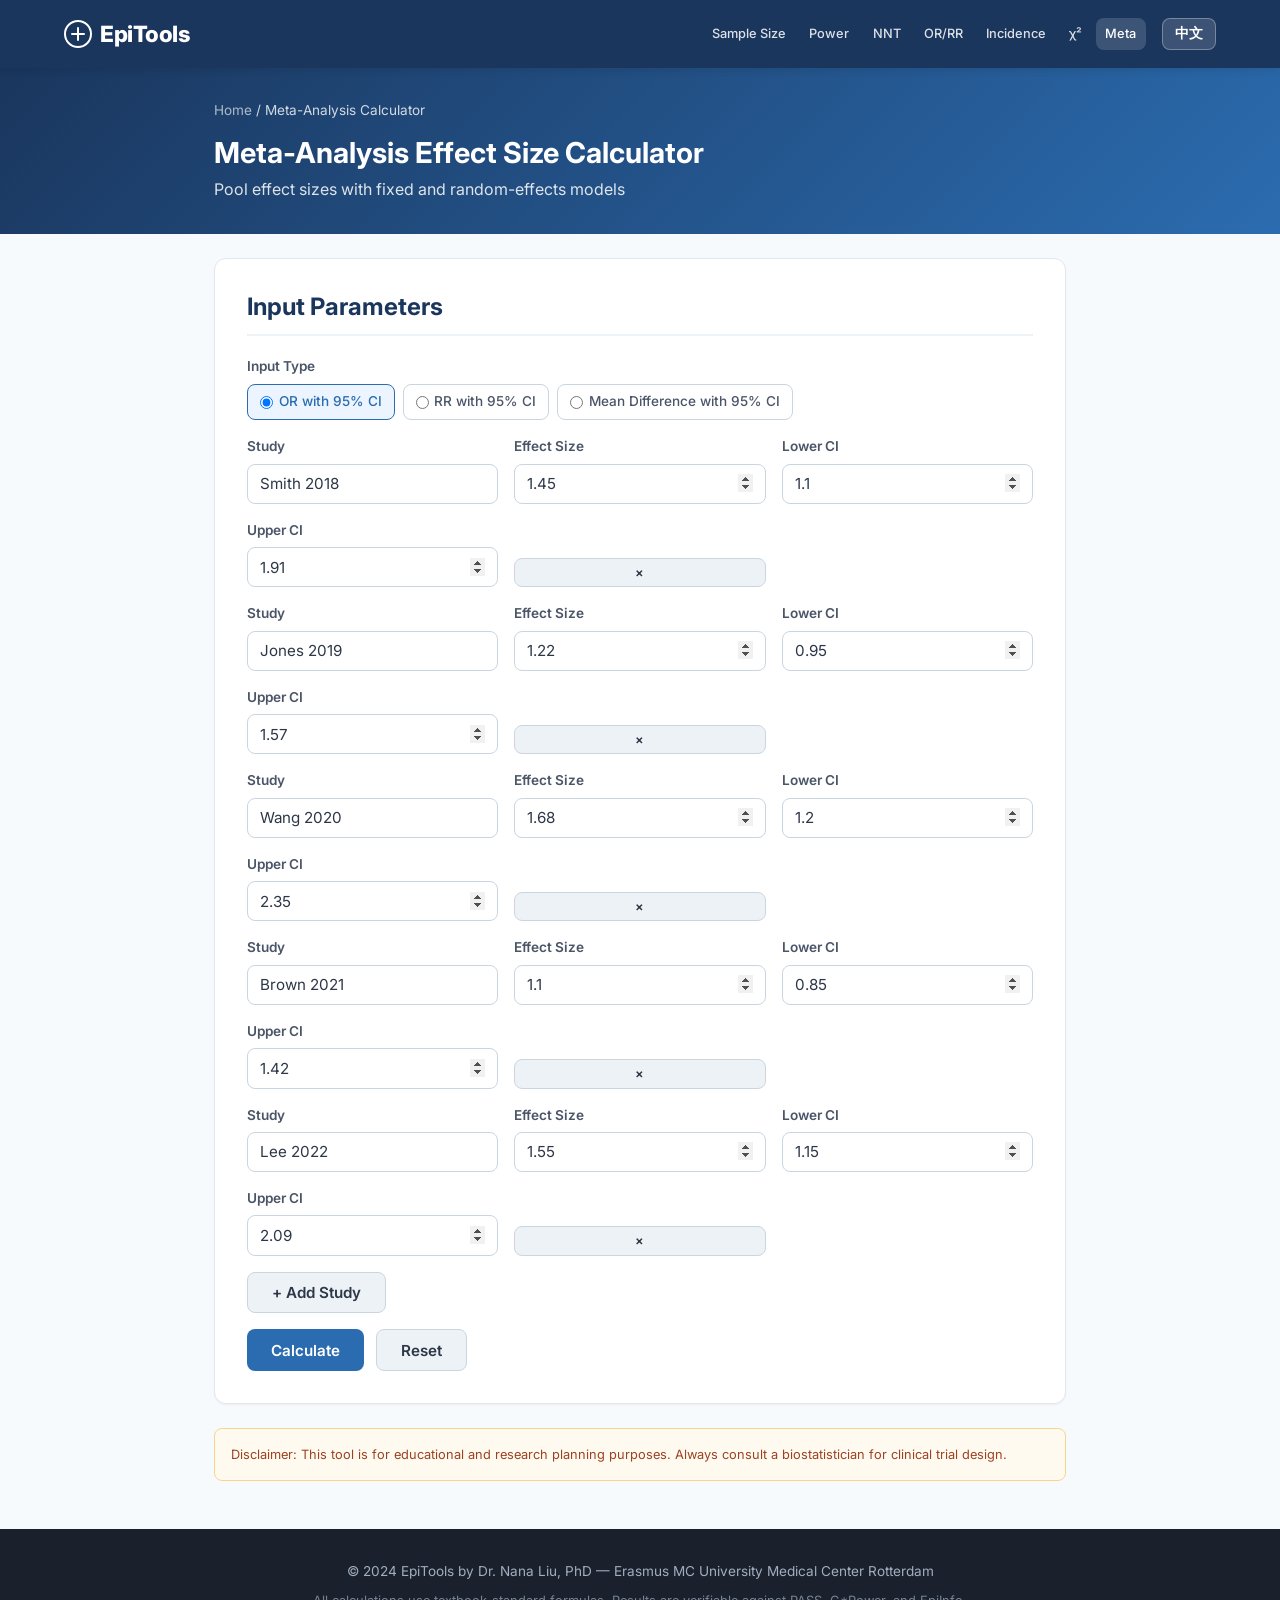
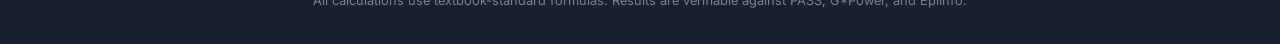
<file: meta-analysis.html>
<!DOCTYPE html>
<html lang="en">
<head>
  <meta charset="UTF-8">
  <meta name="viewport" content="width=device-width, initial-scale=1.0">
  <title>Meta-Analysis Effect Size Calculator — EpiTools</title>
  <meta name="description" content="Pool effect sizes using fixed-effect and random-effects (DerSimonian-Laird) models. Forest plot, Q statistic, I-squared. Free online meta-analysis calculator.">
  <meta name="keywords" content="meta-analysis calculator, forest plot, random effects, fixed effect, DerSimonian Laird, I-squared, heterogeneity">
  <link rel="canonical" href="https://xinaliu2134.github.io/epi-calculators/meta-analysis.html">
  <link rel="preconnect" href="https://fonts.googleapis.com">
  <link rel="preconnect" href="https://fonts.gstatic.com" crossorigin>
  <link href="https://fonts.googleapis.com/css2?family=Inter:wght@400;500;600;700;800&display=swap" rel="stylesheet">
  <link rel="stylesheet" href="css/style.css">
</head>
<body>

  <header class="site-header">
    <div class="container">
      <a href="index.html" class="site-logo">
        <svg viewBox="0 0 28 28" fill="none"><circle cx="14" cy="14" r="13" stroke="currentColor" stroke-width="2"/><path d="M8 14h12M14 8v12" stroke="currentColor" stroke-width="2" stroke-linecap="round"/></svg>
        EpiTools
      </a>
      <div class="header-controls">
        <nav class="header-nav">
          <a href="sample-size.html">Sample Size</a>
          <a href="power-analysis.html">Power</a>
          <a href="nnt.html">NNT</a>
          <a href="odds-ratio.html">OR/RR</a>
          <a href="incidence-prevalence.html">Incidence</a>
          <a href="chi-square.html">&chi;&sup2;</a>
          <a href="meta-analysis.html" class="active">Meta</a>
        </nav>
        <button id="lang-toggle" class="lang-toggle">中文</button>
      </div>
    </div>
  </header>

  <div class="page-header">
    <div class="container-narrow">
      <div class="breadcrumb"><a href="index.html">Home</a> / <span data-i18n="calc.meta">Meta-Analysis</span></div>
      <h1 data-i18n="meta.title">Meta-Analysis Effect Size Calculator</h1>
      <p class="page-desc" data-i18n="meta.desc">Pool effect sizes with fixed and random-effects models</p>
    </div>
  </div>

  <main class="container-narrow">
    <section class="calc-section">
      <h2 data-i18n="common.inputs">Input Parameters</h2>

      <div class="form-row">
        <div class="form-group">
          <label data-i18n="meta.input_type">Input Type</label>
          <div class="radio-group">
            <label><input type="radio" name="inputType" value="or" checked> <span data-i18n="meta.or_ci">OR with 95% CI</span></label>
            <label><input type="radio" name="inputType" value="rr"> <span data-i18n="meta.rr_ci">RR with 95% CI</span></label>
            <label><input type="radio" name="inputType" value="md"> <span data-i18n="meta.md_ci">Mean Difference with 95% CI</span></label>
          </div>
        </div>
      </div>

      <div id="studies-container">
        <!-- Studies added by JS -->
      </div>

      <div class="btn-group">
        <button class="btn btn-secondary" id="btn-add-study" data-i18n="meta.add_study">+ Add Study</button>
      </div>

      <div class="btn-group mt-2">
        <button class="btn btn-primary" id="btn-calculate" data-i18n="common.calculate">Calculate</button>
        <button class="btn btn-secondary" id="btn-reset" data-i18n="common.reset">Reset</button>
      </div>
    </section>

    <section class="results-panel" id="results">
      <h2 data-i18n="common.results">Results</h2>

      <h3 data-i18n="meta.fixed">Fixed-Effect (Inverse Variance)</h3>
      <div class="result-row">
        <span class="result-label" data-i18n="meta.pooled_effect">Pooled Effect Size</span>
        <span class="result-value" id="result-fixed"></span>
      </div>

      <h3 class="mt-2" data-i18n="meta.random">Random-Effects (DerSimonian-Laird)</h3>
      <div class="result-row">
        <span class="result-label" data-i18n="meta.pooled_effect">Pooled Effect Size</span>
        <span class="result-value" id="result-random"></span>
      </div>

      <h3 class="mt-2">Heterogeneity</h3>
      <div class="result-row">
        <span class="result-label" data-i18n="meta.q_stat">Cochran's Q</span>
        <span class="result-value" id="result-q"></span>
      </div>
      <div class="result-row">
        <span class="result-label" data-i18n="meta.i_squared">I&sup2; (Heterogeneity)</span>
        <span class="result-value" id="result-i2"></span>
      </div>
      <div class="result-row">
        <span class="result-label" data-i18n="meta.tau_squared">&tau;&sup2;</span>
        <span class="result-value" id="result-tau2"></span>
      </div>

      <h3 class="mt-2" data-i18n="meta.forest_plot">Forest Plot</h3>
      <div class="chart-container" id="forest-container"></div>

      <div class="formula-box" id="formula-display"></div>
      <div class="interpretation" id="interpretation"></div>

      <div class="reference-box">
        <strong data-i18n="common.reference">Reference:</strong>
        <span data-i18n="meta.ref">DerSimonian, R. & Laird, N. (1986). "Meta-analysis in clinical trials." Controlled Clinical Trials, 7(3), 177-188.</span>
      </div>
    </section>

    <div class="disclaimer" data-i18n="common.disclaimer">Disclaimer: This tool is for educational and research planning purposes.</div>
  </main>

  <footer class="site-footer">
    <div class="container">
      <p data-i18n="common.footer">&copy; 2024 EpiTools by Dr. Nana Liu, PhD</p>
      <p class="footer-credits" data-i18n="common.footer_note">All calculations use textbook-standard formulas.</p>
    </div>
  </footer>

  <script src="js/epi-math.js"></script>
  <script src="js/i18n.js"></script>
  <script>
  document.addEventListener('DOMContentLoaded', () => {
    I18n.init();

    let studyCount = 0;
    const defaultStudies = [
      { name: 'Smith 2018', effect: 1.45, lower: 1.10, upper: 1.91 },
      { name: 'Jones 2019', effect: 1.22, lower: 0.95, upper: 1.57 },
      { name: 'Wang 2020', effect: 1.68, lower: 1.20, upper: 2.35 },
      { name: 'Brown 2021', effect: 1.10, lower: 0.85, upper: 1.42 },
      { name: 'Lee 2022', effect: 1.55, lower: 1.15, upper: 2.09 }
    ];

    function addStudy(data) {
      studyCount++;
      const id = studyCount;
      const container = document.getElementById('studies-container');
      const div = document.createElement('div');
      div.className = 'form-row';
      div.id = 'study-row-' + id;
      div.style.alignItems = 'end';
      div.innerHTML =
        '<div class="form-group" style="min-width:120px;">' +
          '<label>' + I18n.t('meta.study_name') + '</label>' +
          '<input type="text" class="study-name" value="' + (data ? data.name : 'Study ' + id) + '">' +
        '</div>' +
        '<div class="form-group">' +
          '<label>' + I18n.t('meta.effect') + '</label>' +
          '<input type="number" class="study-effect" value="' + (data ? data.effect : '1.0') + '" step="0.01">' +
        '</div>' +
        '<div class="form-group">' +
          '<label>' + I18n.t('meta.lower_ci') + '</label>' +
          '<input type="number" class="study-lower" value="' + (data ? data.lower : '0.8') + '" step="0.01">' +
        '</div>' +
        '<div class="form-group">' +
          '<label>' + I18n.t('meta.upper_ci') + '</label>' +
          '<input type="number" class="study-upper" value="' + (data ? data.upper : '1.2') + '" step="0.01">' +
        '</div>' +
        '<div class="form-group" style="min-width:auto;">' +
          '<button class="btn btn-secondary" style="padding:0.4rem 0.6rem;font-size:0.8rem;" onclick="this.closest(\'.form-row\').remove();">&times;</button>' +
        '</div>';
      container.appendChild(div);
    }

    // Initialize with default studies
    defaultStudies.forEach(s => addStudy(s));

    document.getElementById('btn-add-study').addEventListener('click', () => addStudy());
    document.getElementById('btn-reset').addEventListener('click', () => {
      document.getElementById('results').classList.remove('visible');
    });

    document.getElementById('btn-calculate').addEventListener('click', calculate);

    function calculate() {
      try {
        const inputType = document.querySelector('input[name="inputType"]:checked').value;
        const isRatio = (inputType === 'or' || inputType === 'rr');

        const names = [...document.querySelectorAll('.study-name')].map(el => el.value);
        const effects = [...document.querySelectorAll('.study-effect')].map(el => parseFloat(el.value));
        const lowers = [...document.querySelectorAll('.study-lower')].map(el => parseFloat(el.value));
        const uppers = [...document.querySelectorAll('.study-upper')].map(el => parseFloat(el.value));

        const k = effects.length;
        if (k < 2) { alert('At least 2 studies required.'); return; }

        // For ratio measures (OR, RR), work on log scale
        // For MD, work on raw scale
        const yi = []; // effect on analysis scale
        const sei = []; // SE on analysis scale
        const wi = [];  // inverse-variance weights

        for (let i = 0; i < k; i++) {
          if (isNaN(effects[i]) || isNaN(lowers[i]) || isNaN(uppers[i])) {
            alert('Study ' + (i+1) + ' has invalid data.'); return;
          }
          if (lowers[i] >= uppers[i]) {
            alert('Study ' + (i+1) + ': lower CI must be less than upper CI.'); return;
          }
          if (isRatio) {
            if (effects[i] <= 0 || lowers[i] <= 0 || uppers[i] <= 0) {
              alert('Study ' + (i+1) + ': OR/RR and CI bounds must be positive.'); return;
            }
            yi[i] = Math.log(effects[i]);
            sei[i] = (Math.log(uppers[i]) - Math.log(lowers[i])) / (2 * 1.96);
          } else {
            yi[i] = effects[i];
            sei[i] = (uppers[i] - lowers[i]) / (2 * 1.96);
          }
          if (sei[i] <= 0) {
            alert('Study ' + (i+1) + ': computed SE is non-positive. Check CI values.'); return;
          }
          wi[i] = 1 / (sei[i] * sei[i]);
        }

        // === Fixed-effect (inverse variance) ===
        const sumW = wi.reduce((s, w) => s + w, 0);
        const fixedYi = wi.reduce((s, w, i) => s + w * yi[i], 0) / sumW;
        const fixedSE = Math.sqrt(1 / sumW);
        const fixedLower = fixedYi - 1.96 * fixedSE;
        const fixedUpper = fixedYi + 1.96 * fixedSE;

        // === Cochran's Q ===
        let Q = 0;
        for (let i = 0; i < k; i++) {
          Q += wi[i] * Math.pow(yi[i] - fixedYi, 2);
        }
        const dfQ = k - 1;
        const pQ = EpiMath.chiSquarePValue(Q, dfQ);

        // === I-squared ===
        const I2 = Math.max(0, (Q - dfQ) / Q) * 100;

        // === DerSimonian-Laird tau-squared ===
        const sumW2 = wi.reduce((s, w) => s + w * w, 0);
        const C = sumW - sumW2 / sumW;
        let tau2 = Math.max(0, (Q - dfQ) / C);

        // === Random-effects ===
        const wiStar = wi.map(w => 1 / (1 / w + tau2));
        const sumWStar = wiStar.reduce((s, w) => s + w, 0);
        const randomYi = wiStar.reduce((s, w, i) => s + w * yi[i], 0) / sumWStar;
        const randomSE = Math.sqrt(1 / sumWStar);
        const randomLower = randomYi - 1.96 * randomSE;
        const randomUpper = randomYi + 1.96 * randomSE;

        // Convert back to display scale
        function toDisplay(val) {
          return isRatio ? Math.exp(val) : val;
        }
        function fmt(val) {
          return EpiMath.formatNum(toDisplay(val), 3);
        }

        // Display results
        document.getElementById('result-fixed').innerHTML =
          fmt(fixedYi) + ' <span class="ci">(95% CI: ' + fmt(fixedLower) + ' to ' + fmt(fixedUpper) + ')</span>';

        document.getElementById('result-random').innerHTML =
          fmt(randomYi) + ' <span class="ci">(95% CI: ' + fmt(randomLower) + ' to ' + fmt(randomUpper) + ')</span>';

        document.getElementById('result-q').innerHTML =
          EpiMath.formatNum(Q, 2) + ' <span class="ci">(df=' + dfQ + ', p=' + (pQ < 0.0001 ? '< 0.0001' : EpiMath.formatNum(pQ, 4)) + ')</span>';

        document.getElementById('result-i2').textContent = I2.toFixed(1) + '%';
        document.getElementById('result-tau2').textContent = EpiMath.formatNum(tau2, 4);

        // Formula
        const effLabel = inputType === 'or' ? 'OR' : inputType === 'rr' ? 'RR' : 'MD';
        document.getElementById('formula-display').innerHTML =
          '<div class="formula-title">' + I18n.t('common.formula_used') + '</div>' +
          '<div class="formula-math"><strong>Fixed-effect (inverse variance):</strong></div>' +
          '<div class="formula-math">w<sub>i</sub> = 1/SE<sub>i</sub>&sup2;, &nbsp; ' + (isRatio ? 'ln(' : '') + effLabel + (isRatio ? ')' : '') + '<sub>pooled</sub> = &Sigma;w<sub>i</sub>y<sub>i</sub> / &Sigma;w<sub>i</sub></div>' +
          '<div class="formula-math" style="margin-top:0.5rem;"><strong>DerSimonian-Laird random-effects:</strong></div>' +
          '<div class="formula-math">&tau;&sup2; = max(0, (Q &minus; df) / C)</div>' +
          '<div class="formula-math">w<sub>i</sub>* = 1/(1/w<sub>i</sub> + &tau;&sup2;)</div>' +
          '<div class="formula-math" style="margin-top:0.5rem;">Q = &Sigma;w<sub>i</sub>(y<sub>i</sub> &minus; &bar;y)<sup>2</sup>, &nbsp; I&sup2; = max(0, (Q &minus; df) / Q) &times; 100%</div>';

        // Interpretation
        const lang = I18n.getLang();
        let i2Level;
        if (I2 < 25) i2Level = lang === 'zh' ? '低' : 'low';
        else if (I2 < 50) i2Level = lang === 'zh' ? '中等' : 'moderate';
        else if (I2 < 75) i2Level = lang === 'zh' ? '较大' : 'substantial';
        else i2Level = lang === 'zh' ? '高' : 'considerable';

        let interp;
        if (lang === 'zh') {
          interp = '合并 ' + effLabel + '（随机效应）= <strong>' + fmt(randomYi) + '</strong>。' +
            'I&sup2; = ' + I2.toFixed(1) + '%，异质性<strong>' + i2Level + '</strong>。';
          if (I2 > 50) interp += ' 由于异质性较大，应优先参考随机效应模型结果。';
          else interp += ' 固定效应和随机效应模型结果接近。';
        } else {
          interp = 'Pooled ' + effLabel + ' (random-effects) = <strong>' + fmt(randomYi) + '</strong>. ' +
            'I&sup2; = ' + I2.toFixed(1) + '%, indicating <strong>' + i2Level + '</strong> heterogeneity.';
          if (I2 > 50) interp += ' Given substantial heterogeneity, the random-effects model is preferred.';
          else interp += ' Fixed-effect and random-effects results are similar.';
        }
        document.getElementById('interpretation').innerHTML = interp;
        document.getElementById('interpretation').className = I2 > 50 ? 'interpretation warning' : 'interpretation';

        // Forest plot
        drawForest(names, effects, lowers, uppers, isRatio,
          toDisplay(fixedYi), toDisplay(fixedLower), toDisplay(fixedUpper),
          toDisplay(randomYi), toDisplay(randomLower), toDisplay(randomUpper),
          wi, wiStar, effLabel);

        document.getElementById('results').classList.add('visible');
        document.getElementById('results').scrollIntoView({ behavior: 'smooth' });
      } catch (err) {
        alert('Calculation error: ' + err.message);
      }
    }

    function drawForest(names, effects, lowers, uppers, isRatio,
                        fixedEff, fixedLo, fixedHi,
                        randomEff, randomLo, randomHi,
                        wi, wiStar, effLabel) {
      const k = names.length;
      const rowH = 28;
      const headerH = 30;
      const summaryGap = 20;
      const W = 700;
      const H = headerH + k * rowH + summaryGap + 2 * rowH + 30;
      const labelW = 140;
      const statW = 140;
      const plotL = labelW;
      const plotR = W - statW;
      const plotW = plotR - plotL;

      // Determine axis range
      const allVals = [...effects, ...lowers, ...uppers, fixedLo, fixedHi, randomLo, randomHi];
      let xMin = Math.min(...allVals);
      let xMax = Math.max(...allVals);
      const pad = (xMax - xMin) * 0.15;
      xMin -= pad;
      xMax += pad;
      if (isRatio) {
        xMin = Math.max(0.1, xMin);
      }

      const xScale = (v) => plotL + ((v - xMin) / (xMax - xMin)) * plotW;
      const nullVal = isRatio ? 1 : 0;
      const nullX = xScale(nullVal);

      // Max weight for sizing
      const maxW = Math.max(...wi);

      let svg = '<svg width="' + W + '" height="' + H + '" viewBox="0 0 ' + W + ' ' + H + '" xmlns="http://www.w3.org/2000/svg" style="font-family:Inter,sans-serif;">';

      // Background
      svg += '<rect x="' + plotL + '" y="' + headerH + '" width="' + plotW + '" height="' + (k * rowH + summaryGap + 2 * rowH) + '" fill="#f7fafc"/>';

      // Null line
      svg += '<line x1="' + nullX + '" y1="' + headerH + '" x2="' + nullX + '" y2="' + (H - 20) + '" stroke="#e53e3e" stroke-dasharray="4,3" stroke-width="1"/>';

      // Header
      svg += '<text x="5" y="20" font-size="11" font-weight="600" fill="#1a365d">Study</text>';
      svg += '<text x="' + (plotL + plotW/2) + '" y="20" text-anchor="middle" font-size="11" font-weight="600" fill="#1a365d">' + effLabel + ' (95% CI)</text>';
      svg += '<text x="' + (plotR + 10) + '" y="20" font-size="11" font-weight="600" fill="#1a365d">' + effLabel + ' [95% CI]</text>';

      // Studies
      for (let i = 0; i < k; i++) {
        const y = headerH + (i + 0.5) * rowH;
        const cx = xScale(effects[i]);
        const x1 = xScale(Math.max(lowers[i], xMin));
        const x2 = xScale(Math.min(uppers[i], xMax));
        const size = Math.max(4, Math.min(12, 4 + 8 * (wi[i] / maxW)));

        // Study name
        svg += '<text x="5" y="' + (y + 4) + '" font-size="10" fill="#4a5568">' + escapeHTML(names[i]) + '</text>';

        // CI line
        svg += '<line x1="' + x1 + '" y1="' + y + '" x2="' + x2 + '" y2="' + y + '" stroke="#2b6cb0" stroke-width="1.5"/>';

        // Point estimate (square proportional to weight)
        svg += '<rect x="' + (cx - size/2) + '" y="' + (y - size/2) + '" width="' + size + '" height="' + size + '" fill="#2b6cb0"/>';

        // Stats text
        svg += '<text x="' + (plotR + 10) + '" y="' + (y + 4) + '" font-size="10" fill="#4a5568">' +
          EpiMath.formatNum(effects[i], 2) + ' [' + EpiMath.formatNum(lowers[i], 2) + ', ' + EpiMath.formatNum(uppers[i], 2) + ']</text>';
      }

      // Summary rows
      const summaryY1 = headerH + k * rowH + summaryGap + rowH * 0.5;
      const summaryY2 = summaryY1 + rowH;

      // Fixed-effect diamond
      drawDiamond(svg, 'Fixed', fixedEff, fixedLo, fixedHi, summaryY1);
      drawDiamond(svg, 'Random', randomEff, randomLo, randomHi, summaryY2);

      function drawDiamond(s, label, eff, lo, hi, y) {
        const cx = xScale(eff);
        const x1 = xScale(Math.max(lo, xMin));
        const x2 = xScale(Math.min(hi, xMax));
        const dh = 8;

        svg += '<text x="5" y="' + (y + 4) + '" font-size="10" font-weight="700" fill="#1a365d">' + label + '</text>';
        svg += '<polygon points="' + x1 + ',' + y + ' ' + cx + ',' + (y - dh) + ' ' + x2 + ',' + y + ' ' + cx + ',' + (y + dh) + '" fill="#1a365d" opacity="0.8"/>';
        svg += '<text x="' + (plotR + 10) + '" y="' + (y + 4) + '" font-size="10" font-weight="600" fill="#1a365d">' +
          EpiMath.formatNum(eff, 2) + ' [' + EpiMath.formatNum(lo, 2) + ', ' + EpiMath.formatNum(hi, 2) + ']</text>';
      }

      // X-axis
      const xAxisY = H - 15;
      svg += '<line x1="' + plotL + '" y1="' + xAxisY + '" x2="' + plotR + '" y2="' + xAxisY + '" stroke="#cbd5e0" stroke-width="1"/>';
      const ticks = 5;
      for (let i = 0; i <= ticks; i++) {
        const val = xMin + (xMax - xMin) * i / ticks;
        const x = xScale(val);
        svg += '<line x1="' + x + '" y1="' + xAxisY + '" x2="' + x + '" y2="' + (xAxisY + 4) + '" stroke="#cbd5e0"/>';
        svg += '<text x="' + x + '" y="' + (xAxisY + 14) + '" text-anchor="middle" font-size="9" fill="#718096">' + EpiMath.formatNum(val, 2) + '</text>';
      }

      svg += '</svg>';
      document.getElementById('forest-container').innerHTML = svg;
    }

    function escapeHTML(str) {
      const div = document.createElement('div');
      div.textContent = str;
      return div.innerHTML;
    }
  });
  </script>
</body>
</html>
</file>
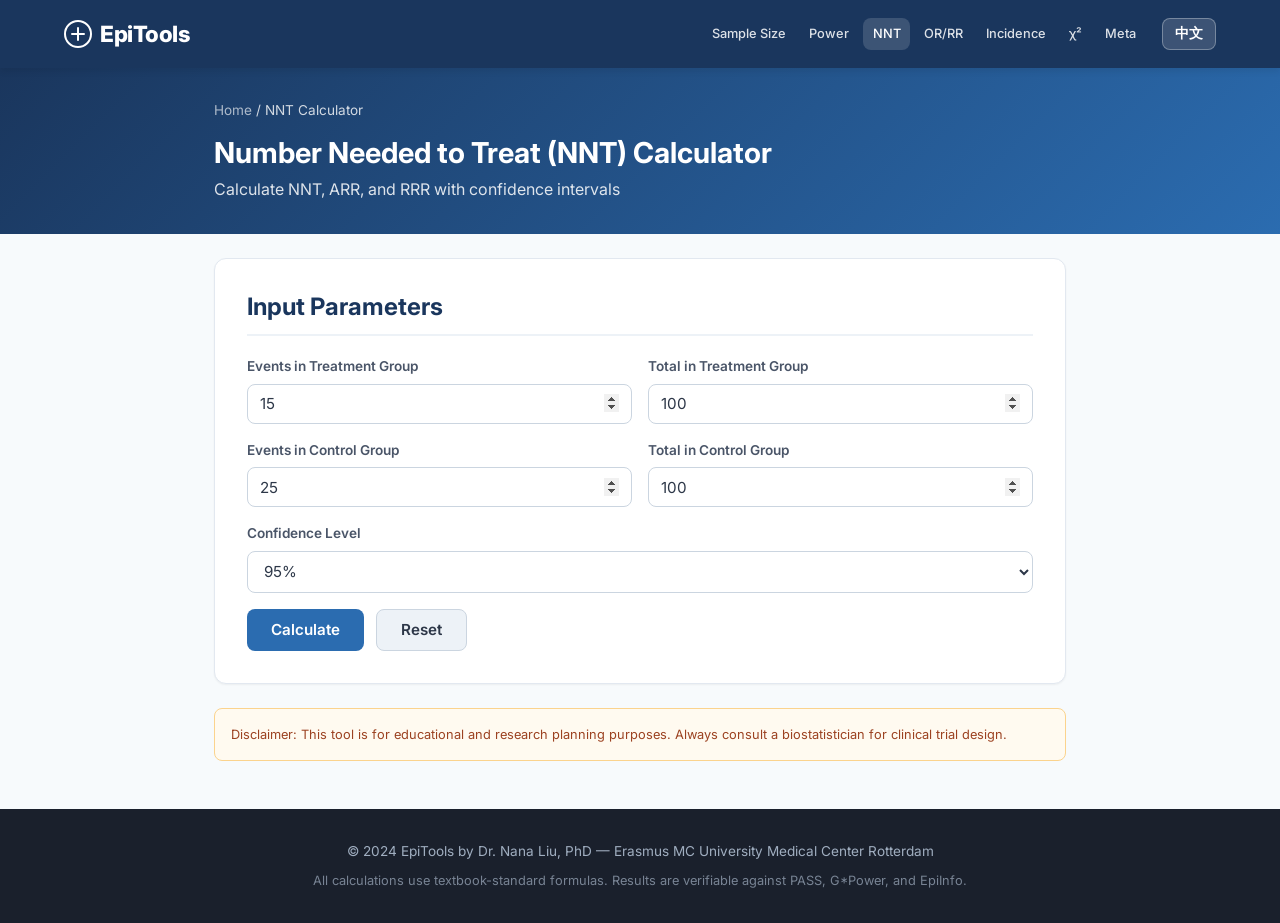
<file: nnt.html>
<!DOCTYPE html>
<html lang="en">
<head>
  <meta charset="UTF-8">
  <meta name="viewport" content="width=device-width, initial-scale=1.0">
  <title>NNT Calculator — Number Needed to Treat — EpiTools</title>
  <meta name="description" content="Calculate Number Needed to Treat (NNT), Absolute Risk Reduction (ARR), Relative Risk Reduction (RRR) with 95% confidence intervals. Free online calculator.">
  <meta name="keywords" content="NNT calculator, number needed to treat, absolute risk reduction, relative risk reduction, ARR, RRR, NNH">
  <link rel="canonical" href="https://xinaliu2134.github.io/epi-calculators/nnt.html">
  <link rel="preconnect" href="https://fonts.googleapis.com">
  <link rel="preconnect" href="https://fonts.gstatic.com" crossorigin>
  <link href="https://fonts.googleapis.com/css2?family=Inter:wght@400;500;600;700;800&display=swap" rel="stylesheet">
  <link rel="stylesheet" href="css/style.css">
</head>
<body>

  <header class="site-header">
    <div class="container">
      <a href="index.html" class="site-logo">
        <svg viewBox="0 0 28 28" fill="none"><circle cx="14" cy="14" r="13" stroke="currentColor" stroke-width="2"/><path d="M8 14h12M14 8v12" stroke="currentColor" stroke-width="2" stroke-linecap="round"/></svg>
        EpiTools
      </a>
      <div class="header-controls">
        <nav class="header-nav">
          <a href="sample-size.html">Sample Size</a>
          <a href="power-analysis.html">Power</a>
          <a href="nnt.html" class="active">NNT</a>
          <a href="odds-ratio.html">OR/RR</a>
          <a href="incidence-prevalence.html">Incidence</a>
          <a href="chi-square.html">&chi;&sup2;</a>
          <a href="meta-analysis.html">Meta</a>
        </nav>
        <button id="lang-toggle" class="lang-toggle">中文</button>
      </div>
    </div>
  </header>

  <div class="page-header">
    <div class="container-narrow">
      <div class="breadcrumb"><a href="index.html">Home</a> / <span data-i18n="calc.nnt">NNT Calculator</span></div>
      <h1 data-i18n="nnt.title">Number Needed to Treat (NNT) Calculator</h1>
      <p class="page-desc" data-i18n="nnt.desc">Calculate NNT, ARR, and RRR with confidence intervals</p>
    </div>
  </div>

  <main class="container-narrow">
    <section class="calc-section">
      <h2 data-i18n="common.inputs">Input Parameters</h2>

      <div class="form-row">
        <div class="form-group">
          <label data-i18n="nnt.events_treatment">Events in Treatment Group</label>
          <input type="number" id="eTreat" value="15" min="0" step="1">
        </div>
        <div class="form-group">
          <label data-i18n="nnt.n_treatment">Total in Treatment Group</label>
          <input type="number" id="nTreat" value="100" min="1" step="1">
        </div>
      </div>
      <div class="form-row">
        <div class="form-group">
          <label data-i18n="nnt.events_control">Events in Control Group</label>
          <input type="number" id="eCtrl" value="25" min="0" step="1">
        </div>
        <div class="form-group">
          <label data-i18n="nnt.n_control">Total in Control Group</label>
          <input type="number" id="nCtrl" value="100" min="1" step="1">
        </div>
      </div>

      <div class="form-row">
        <div class="form-group">
          <label data-i18n="common.confidence_level">Confidence Level</label>
          <select id="confLevel">
            <option value="0.90">90%</option>
            <option value="0.95" selected>95%</option>
            <option value="0.99">99%</option>
          </select>
        </div>
      </div>

      <div class="btn-group">
        <button class="btn btn-primary" id="btn-calculate" data-i18n="common.calculate">Calculate</button>
        <button class="btn btn-secondary" id="btn-reset" data-i18n="common.reset">Reset</button>
      </div>
    </section>

    <section class="results-panel" id="results">
      <h2 data-i18n="common.results">Results</h2>

      <div class="result-highlight">
        <div class="big-number" id="result-nnt"></div>
        <div class="big-label" id="result-nnt-label">NNT</div>
      </div>

      <div class="result-row">
        <span class="result-label" data-i18n="nnt.risk_control">Risk in Control Group</span>
        <span class="result-value" id="result-pc"></span>
      </div>
      <div class="result-row">
        <span class="result-label" data-i18n="nnt.risk_treatment">Risk in Treatment Group</span>
        <span class="result-value" id="result-pt"></span>
      </div>
      <div class="result-row">
        <span class="result-label" data-i18n="nnt.arr">Absolute Risk Reduction (ARR)</span>
        <span class="result-value" id="result-arr"></span>
      </div>
      <div class="result-row">
        <span class="result-label" data-i18n="nnt.rrr">Relative Risk Reduction (RRR)</span>
        <span class="result-value" id="result-rrr"></span>
      </div>
      <div class="result-row">
        <span class="result-label" id="nnt-nnh-label">NNT</span>
        <span class="result-value" id="result-nnt-detail"></span>
      </div>

      <div class="formula-box" id="formula-display"></div>
      <div class="formula-box" id="steps-display"></div>

      <div class="interpretation" id="interpretation"></div>

      <div class="reference-box">
        <strong data-i18n="common.reference">Reference:</strong>
        <span data-i18n="nnt.ref">Altman, D.G. (1998). "Confidence intervals for the number needed to treat." BMJ, 317(7168), 1309-1312.</span>
      </div>
    </section>

    <div class="disclaimer" data-i18n="common.disclaimer">Disclaimer: This tool is for educational and research planning purposes.</div>
  </main>

  <footer class="site-footer">
    <div class="container">
      <p data-i18n="common.footer">&copy; 2024 EpiTools by Dr. Nana Liu, PhD</p>
      <p class="footer-credits" data-i18n="common.footer_note">All calculations use textbook-standard formulas.</p>
    </div>
  </footer>

  <script src="js/epi-math.js"></script>
  <script src="js/i18n.js"></script>
  <script>
  document.addEventListener('DOMContentLoaded', () => {
    I18n.init();

    document.getElementById('btn-calculate').addEventListener('click', calculate);
    document.getElementById('btn-reset').addEventListener('click', () => {
      document.getElementById('results').classList.remove('visible');
    });

    function calculate() {
      try {
        const eTreat = parseInt(document.getElementById('eTreat').value);
        const nTreat = parseInt(document.getElementById('nTreat').value);
        const eCtrl = parseInt(document.getElementById('eCtrl').value);
        const nCtrl = parseInt(document.getElementById('nCtrl').value);
        const confLevel = parseFloat(document.getElementById('confLevel').value);

        if (eTreat > nTreat || eCtrl > nCtrl) { alert('Events cannot exceed total.'); return; }
        if (nTreat < 1 || nCtrl < 1) { alert('Group sizes must be at least 1.'); return; }

        const alpha = 1 - confLevel;
        const z = EpiMath.normalQuantile(1 - alpha / 2);

        const pTreat = eTreat / nTreat;
        const pCtrl = eCtrl / nCtrl;

        // ARR = pCtrl - pTreat (positive means treatment is better)
        const ARR = pCtrl - pTreat;

        // SE of ARR
        const seARR = Math.sqrt(pTreat * (1 - pTreat) / nTreat + pCtrl * (1 - pCtrl) / nCtrl);

        // CI for ARR
        const arrLower = ARR - z * seARR;
        const arrUpper = ARR + z * seARR;

        // RRR = ARR / pCtrl
        const RRR = pCtrl > 0 ? ARR / pCtrl : NaN;

        // NNT = 1 / ARR
        const isHarm = ARR < 0;
        const NNT = ARR !== 0 ? 1 / Math.abs(ARR) : Infinity;

        // NNT CI: 1/CI_upper(ARR) to 1/CI_lower(ARR)
        // When CI for ARR crosses zero, NNT CI is complex (Altman 1998)
        let nntCILower, nntCIUpper;
        let nntCIText;

        if (arrLower > 0) {
          // Both CI bounds positive: straightforward NNT
          nntCILower = 1 / arrUpper;
          nntCIUpper = 1 / arrLower;
          nntCIText = EpiMath.formatNum(nntCILower, 1) + ' to ' + EpiMath.formatNum(nntCIUpper, 1);
        } else if (arrUpper < 0) {
          // Both negative: NNH
          nntCILower = 1 / Math.abs(arrLower);
          nntCIUpper = 1 / Math.abs(arrUpper);
          nntCIText = EpiMath.formatNum(nntCILower, 1) + ' to ' + EpiMath.formatNum(nntCIUpper, 1);
        } else {
          // CI crosses zero
          nntCIText = I18n.getLang() === 'zh' ? 'CI 跨越零，NNT 不确定' : 'CI crosses zero; NNT indeterminate';
        }

        // Display
        const nntDisplay = isFinite(NNT) ? Math.ceil(NNT) : '\u221e';
        const nntLabel = isHarm ? 'NNH' : 'NNT';
        document.getElementById('result-nnt').textContent = nntDisplay;
        document.getElementById('result-nnt-label').textContent = nntLabel;
        document.getElementById('nnt-nnh-label').textContent = nntLabel;

        document.getElementById('result-pc').textContent = (pCtrl * 100).toFixed(1) + '%';
        document.getElementById('result-pt').textContent = (pTreat * 100).toFixed(1) + '%';

        const arrPct = (ARR * 100).toFixed(2);
        const arrLPct = (arrLower * 100).toFixed(2);
        const arrUPct = (arrUpper * 100).toFixed(2);
        document.getElementById('result-arr').innerHTML = arrPct + '% <span class="ci">(' + (confLevel * 100) + '% CI: ' + arrLPct + '% to ' + arrUPct + '%)</span>';

        const rrrPct = isFinite(RRR) ? (RRR * 100).toFixed(1) : 'N/A';
        document.getElementById('result-rrr').textContent = rrrPct + '%';

        document.getElementById('result-nnt-detail').innerHTML = nntDisplay + ' <span class="ci">(' + (confLevel * 100) + '% CI: ' + nntCIText + ')</span>';

        // Formula
        document.getElementById('formula-display').innerHTML =
          '<div class="formula-title">' + I18n.t('common.formula_used') + '</div>' +
          '<div class="formula-math">ARR = p<sub>control</sub> &minus; p<sub>treatment</sub></div>' +
          '<div class="formula-math">NNT = 1 / |ARR|</div>' +
          '<div class="formula-math">RRR = ARR / p<sub>control</sub></div>' +
          '<div class="formula-math">95% CI for ARR: (p<sub>c</sub>&minus;p<sub>t</sub>) &plusmn; Z<sub>&alpha;/2</sub> &times; &radic;[p<sub>t</sub>(1&minus;p<sub>t</sub>)/n<sub>t</sub> + p<sub>c</sub>(1&minus;p<sub>c</sub>)/n<sub>c</sub>]</div>';

        // Steps
        document.getElementById('steps-display').innerHTML =
          '<div class="formula-title">' + I18n.t('common.step_by_step') + '</div>' +
          '<div class="step">p<sub>control</sub> = ' + eCtrl + '/' + nCtrl + ' = ' + EpiMath.formatNum(pCtrl) + '</div>' +
          '<div class="step">p<sub>treatment</sub> = ' + eTreat + '/' + nTreat + ' = ' + EpiMath.formatNum(pTreat) + '</div>' +
          '<div class="step">ARR = ' + EpiMath.formatNum(pCtrl) + ' &minus; ' + EpiMath.formatNum(pTreat) + ' = ' + EpiMath.formatNum(ARR) + '</div>' +
          '<div class="step">SE(ARR) = &radic;[' + EpiMath.formatNum(pTreat) + '&times;' + EpiMath.formatNum(1 - pTreat) + '/' + nTreat + ' + ' + EpiMath.formatNum(pCtrl) + '&times;' + EpiMath.formatNum(1 - pCtrl) + '/' + nCtrl + '] = ' + EpiMath.formatNum(seARR) + '</div>' +
          '<div class="step">Z<sub>&alpha;/2</sub> = ' + EpiMath.formatNum(z) + '</div>' +
          '<div class="step">ARR CI: ' + EpiMath.formatNum(ARR) + ' &plusmn; ' + EpiMath.formatNum(z) + ' &times; ' + EpiMath.formatNum(seARR) + ' = (' + EpiMath.formatNum(arrLower) + ', ' + EpiMath.formatNum(arrUpper) + ')</div>' +
          '<div class="step">RRR = ' + EpiMath.formatNum(ARR) + ' / ' + EpiMath.formatNum(pCtrl) + ' = ' + EpiMath.formatNum(RRR) + '</div>' +
          '<div class="step step-result">' + nntLabel + ' = 1 / |' + EpiMath.formatNum(ARR) + '| = ' + EpiMath.formatNum(NNT, 2) + ' &rArr; ' + nntDisplay + '</div>';

        // Interpretation
        const lang = I18n.getLang();
        let interp;
        if (isHarm) {
          interp = lang === 'zh'
            ? '治疗组的风险<strong>高于</strong>对照组。NNH = <strong>' + nntDisplay + '</strong>，意味着每治疗 ' + nntDisplay + ' 名患者，就会有 1 人因治疗而受到额外伤害。'
            : 'The treatment group has a <strong>higher</strong> risk than the control group. NNH = <strong>' + nntDisplay + '</strong>, meaning for every ' + nntDisplay + ' patients treated, one additional patient is harmed.';
          document.getElementById('interpretation').className = 'interpretation warning';
        } else if (ARR === 0) {
          interp = lang === 'zh' ? '两组之间无差异。' : 'No difference between the two groups.';
          document.getElementById('interpretation').className = 'interpretation info';
        } else {
          interp = lang === 'zh'
            ? 'NNT = <strong>' + nntDisplay + '</strong>，意味着每治疗 ' + nntDisplay + ' 名患者，就有 1 人因治疗而额外获益。绝对风险降低 ' + arrPct + '%，相对风险降低 ' + rrrPct + '%。'
            : 'NNT = <strong>' + nntDisplay + '</strong>, meaning for every ' + nntDisplay + ' patients treated, one additional patient benefits. Absolute risk reduction is ' + arrPct + '%, relative risk reduction is ' + rrrPct + '%.';
          document.getElementById('interpretation').className = 'interpretation';
        }
        document.getElementById('interpretation').innerHTML = interp;

        document.getElementById('results').classList.add('visible');
        document.getElementById('results').scrollIntoView({ behavior: 'smooth' });
      } catch (err) {
        alert('Calculation error: ' + err.message);
      }
    }
  });
  </script>
</body>
</html>
</file>
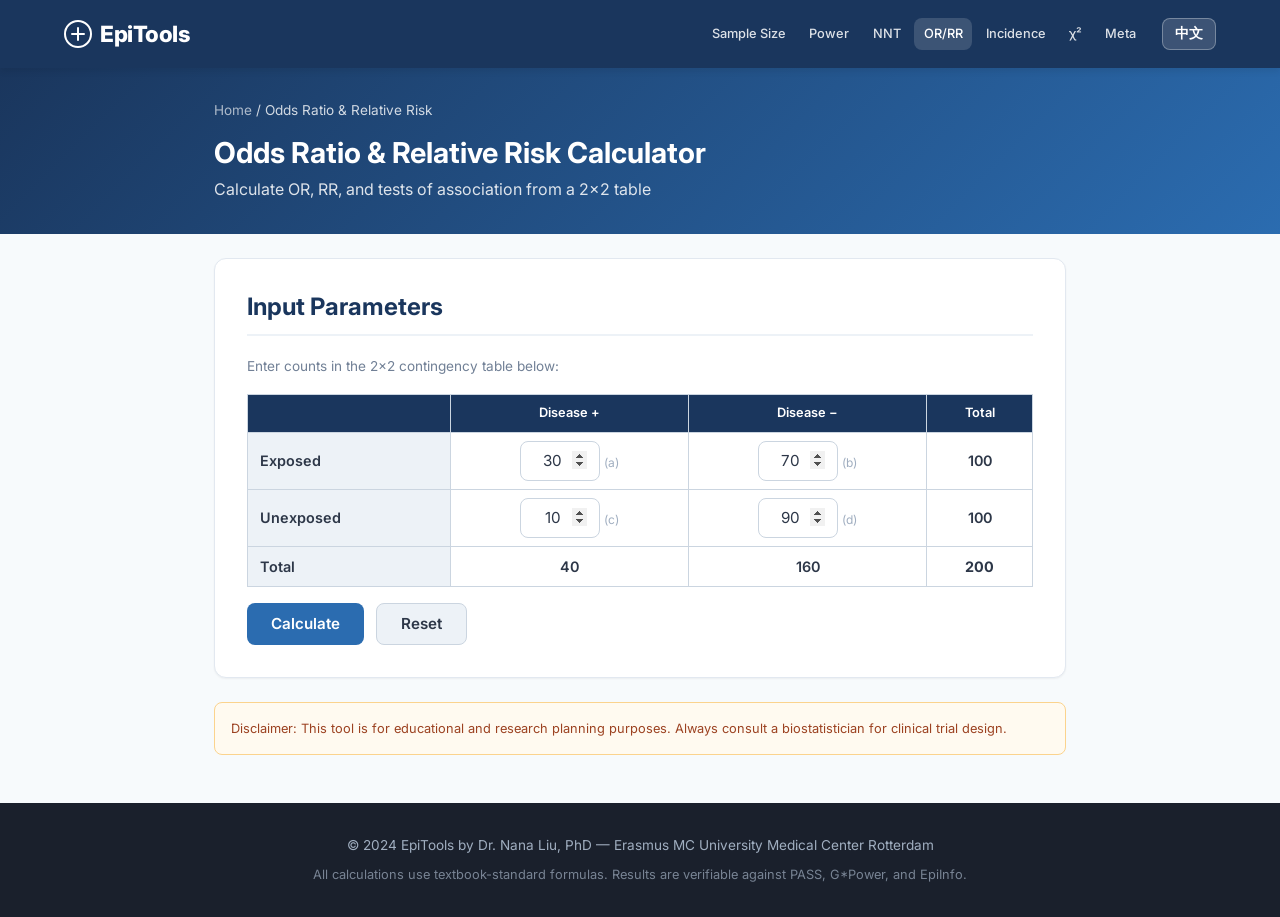
<file: odds-ratio.html>
<!DOCTYPE html>
<html lang="en">
<head>
  <meta charset="UTF-8">
  <meta name="viewport" content="width=device-width, initial-scale=1.0">
  <title>Odds Ratio &amp; Relative Risk Calculator — EpiTools</title>
  <meta name="description" content="Calculate Odds Ratio, Relative Risk, 95% CI, chi-square test, and Fisher's exact test from a 2x2 contingency table. Free epidemiology calculator.">
  <meta name="keywords" content="odds ratio calculator, relative risk calculator, 2x2 table, chi-square test, Fisher exact test, epidemiology">
  <link rel="canonical" href="https://xinaliu2134.github.io/epi-calculators/odds-ratio.html">
  <link rel="preconnect" href="https://fonts.googleapis.com">
  <link rel="preconnect" href="https://fonts.gstatic.com" crossorigin>
  <link href="https://fonts.googleapis.com/css2?family=Inter:wght@400;500;600;700;800&display=swap" rel="stylesheet">
  <link rel="stylesheet" href="css/style.css">
</head>
<body>

  <header class="site-header">
    <div class="container">
      <a href="index.html" class="site-logo">
        <svg viewBox="0 0 28 28" fill="none"><circle cx="14" cy="14" r="13" stroke="currentColor" stroke-width="2"/><path d="M8 14h12M14 8v12" stroke="currentColor" stroke-width="2" stroke-linecap="round"/></svg>
        EpiTools
      </a>
      <div class="header-controls">
        <nav class="header-nav">
          <a href="sample-size.html">Sample Size</a>
          <a href="power-analysis.html">Power</a>
          <a href="nnt.html">NNT</a>
          <a href="odds-ratio.html" class="active">OR/RR</a>
          <a href="incidence-prevalence.html">Incidence</a>
          <a href="chi-square.html">&chi;&sup2;</a>
          <a href="meta-analysis.html">Meta</a>
        </nav>
        <button id="lang-toggle" class="lang-toggle">中文</button>
      </div>
    </div>
  </header>

  <div class="page-header">
    <div class="container-narrow">
      <div class="breadcrumb"><a href="index.html">Home</a> / <span data-i18n="calc.or_rr">Odds Ratio & Relative Risk</span></div>
      <h1 data-i18n="or.title">Odds Ratio &amp; Relative Risk Calculator</h1>
      <p class="page-desc" data-i18n="or.desc">Calculate OR, RR, and tests of association from a 2&times;2 table</p>
    </div>
  </div>

  <main class="container-narrow">
    <section class="calc-section">
      <h2 data-i18n="common.inputs">Input Parameters</h2>

      <p style="font-size:0.85rem; color:#718096; margin-bottom:1rem;">Enter counts in the 2&times;2 contingency table below:</p>

      <table class="contingency-table">
        <thead>
          <tr>
            <th></th>
            <th data-i18n="or.disease_pos">Disease +</th>
            <th data-i18n="or.disease_neg">Disease &minus;</th>
            <th data-i18n="common.total">Total</th>
          </tr>
        </thead>
        <tbody>
          <tr>
            <td class="row-label" data-i18n="or.exposed">Exposed</td>
            <td><input type="number" id="cell-a" value="30" min="0" step="1"> <span style="font-size:0.75rem;color:#a0aec0;">(a)</span></td>
            <td><input type="number" id="cell-b" value="70" min="0" step="1"> <span style="font-size:0.75rem;color:#a0aec0;">(b)</span></td>
            <td id="row1-total" style="font-weight:600;">100</td>
          </tr>
          <tr>
            <td class="row-label" data-i18n="or.unexposed">Unexposed</td>
            <td><input type="number" id="cell-c" value="10" min="0" step="1"> <span style="font-size:0.75rem;color:#a0aec0;">(c)</span></td>
            <td><input type="number" id="cell-d" value="90" min="0" step="1"> <span style="font-size:0.75rem;color:#a0aec0;">(d)</span></td>
            <td id="row2-total" style="font-weight:600;">100</td>
          </tr>
          <tr>
            <td class="row-label" data-i18n="common.total">Total</td>
            <td id="col1-total" style="font-weight:600;">40</td>
            <td id="col2-total" style="font-weight:600;">160</td>
            <td id="grand-total" style="font-weight:700;">200</td>
          </tr>
        </tbody>
      </table>

      <div class="btn-group">
        <button class="btn btn-primary" id="btn-calculate" data-i18n="common.calculate">Calculate</button>
        <button class="btn btn-secondary" id="btn-reset" data-i18n="common.reset">Reset</button>
      </div>
    </section>

    <section class="results-panel" id="results">
      <h2 data-i18n="common.results">Results</h2>

      <div class="result-row">
        <span class="result-label" data-i18n="or.or_label">Odds Ratio (OR)</span>
        <span class="result-value" id="result-or"></span>
      </div>
      <div class="result-row">
        <span class="result-label" data-i18n="or.rr_label">Relative Risk (RR)</span>
        <span class="result-value" id="result-rr"></span>
      </div>
      <div class="result-row">
        <span class="result-label" data-i18n="or.chi2">Chi-Square Statistic</span>
        <span class="result-value" id="result-chi2"></span>
      </div>
      <div class="result-row">
        <span class="result-label" data-i18n="or.p_value">Chi-Square p-value</span>
        <span class="result-value" id="result-pval"></span>
      </div>
      <div class="result-row">
        <span class="result-label" data-i18n="or.fisher_p">Fisher's Exact p-value</span>
        <span class="result-value" id="result-fisher"></span>
      </div>

      <div class="formula-box" id="formula-display"></div>
      <div class="formula-box" id="steps-display"></div>

      <div class="interpretation" id="interpretation"></div>

      <div class="reference-box">
        <strong data-i18n="common.reference">Reference:</strong>
        <span data-i18n="or.ref">Rothman, K.J., Greenland, S. & Lash, T.L. (2008). Modern Epidemiology, 3rd ed.</span>
      </div>
    </section>

    <div class="disclaimer" data-i18n="common.disclaimer">Disclaimer: This tool is for educational and research planning purposes.</div>
  </main>

  <footer class="site-footer">
    <div class="container">
      <p data-i18n="common.footer">&copy; 2024 EpiTools by Dr. Nana Liu, PhD</p>
      <p class="footer-credits" data-i18n="common.footer_note">All calculations use textbook-standard formulas.</p>
    </div>
  </footer>

  <script src="js/epi-math.js"></script>
  <script src="js/i18n.js"></script>
  <script>
  document.addEventListener('DOMContentLoaded', () => {
    I18n.init();

    // Update totals on input change
    const cells = ['cell-a','cell-b','cell-c','cell-d'];
    cells.forEach(id => {
      document.getElementById(id).addEventListener('input', updateTotals);
    });
    updateTotals();

    function updateTotals() {
      const a = parseInt(document.getElementById('cell-a').value) || 0;
      const b = parseInt(document.getElementById('cell-b').value) || 0;
      const c = parseInt(document.getElementById('cell-c').value) || 0;
      const d = parseInt(document.getElementById('cell-d').value) || 0;
      document.getElementById('row1-total').textContent = a + b;
      document.getElementById('row2-total').textContent = c + d;
      document.getElementById('col1-total').textContent = a + c;
      document.getElementById('col2-total').textContent = b + d;
      document.getElementById('grand-total').textContent = a + b + c + d;
    }

    document.getElementById('btn-calculate').addEventListener('click', calculate);
    document.getElementById('btn-reset').addEventListener('click', () => {
      document.getElementById('results').classList.remove('visible');
    });

    function calculate() {
      try {
        const a = parseInt(document.getElementById('cell-a').value);
        const b = parseInt(document.getElementById('cell-b').value);
        const c = parseInt(document.getElementById('cell-c').value);
        const d = parseInt(document.getElementById('cell-d').value);

        if ([a,b,c,d].some(x => isNaN(x) || x < 0)) { alert('All cells must be non-negative integers.'); return; }
        const n = a + b + c + d;
        if (n === 0) { alert('Table cannot be empty.'); return; }

        const z = 1.96; // for 95% CI

        // Odds Ratio
        let OR, orLower, orUpper;
        if (b === 0 || c === 0) {
          // Add 0.5 correction for zero cells
          const aa = a + 0.5, bb = b + 0.5, cc = c + 0.5, dd = d + 0.5;
          OR = (aa * dd) / (bb * cc);
          const lnOR = Math.log(OR);
          const seLnOR = Math.sqrt(1/aa + 1/bb + 1/cc + 1/dd);
          orLower = Math.exp(lnOR - z * seLnOR);
          orUpper = Math.exp(lnOR + z * seLnOR);
        } else {
          OR = (a * d) / (b * c);
          const lnOR = Math.log(OR);
          const seLnOR = Math.sqrt(1/a + 1/b + 1/c + 1/d);
          orLower = Math.exp(lnOR - z * seLnOR);
          orUpper = Math.exp(lnOR + z * seLnOR);
        }

        // Relative Risk
        const r1 = a + b; // row 1 total
        const r2 = c + d; // row 2 total
        let RR, rrLower, rrUpper;
        if (r1 === 0 || r2 === 0) {
          RR = NaN; rrLower = NaN; rrUpper = NaN;
        } else {
          const p1 = a / r1;
          const p2 = c / r2;
          if (p2 === 0) {
            RR = Infinity; rrLower = NaN; rrUpper = NaN;
          } else {
            RR = p1 / p2;
            const lnRR = Math.log(RR);
            // SE(ln RR) = sqrt(1/a - 1/(a+b) + 1/c - 1/(c+d))
            const seLnRR = Math.sqrt((a > 0 ? 1/a : 0) - 1/r1 + (c > 0 ? 1/c : 0) - 1/r2);
            rrLower = Math.exp(lnRR - z * seLnRR);
            rrUpper = Math.exp(lnRR + z * seLnRR);
          }
        }

        // Chi-square (without correction)
        const chi2 = n * Math.pow(a * d - b * c, 2) / ((a + b) * (c + d) * (a + c) * (b + d));
        const pChi2 = EpiMath.chiSquarePValue(chi2, 1);

        // Fisher's exact test
        const fisherP = EpiMath.fisherExact(a, b, c, d);

        // Display results
        document.getElementById('result-or').innerHTML = EpiMath.formatNum(OR, 3) + ' <span class="ci">(95% CI: ' + EpiMath.formatNum(orLower, 3) + ' to ' + EpiMath.formatNum(orUpper, 3) + ')</span>';

        if (isFinite(RR)) {
          document.getElementById('result-rr').innerHTML = EpiMath.formatNum(RR, 3) + ' <span class="ci">(95% CI: ' + EpiMath.formatNum(rrLower, 3) + ' to ' + EpiMath.formatNum(rrUpper, 3) + ')</span>';
        } else {
          document.getElementById('result-rr').textContent = 'Undefined (zero in unexposed)';
        }

        document.getElementById('result-chi2').textContent = EpiMath.formatNum(chi2, 4);
        document.getElementById('result-pval').textContent = pChi2 < 0.0001 ? '< 0.0001' : EpiMath.formatNum(pChi2, 6);
        document.getElementById('result-fisher').textContent = fisherP < 0.0001 ? '< 0.0001' : EpiMath.formatNum(fisherP, 6);

        // Formula
        document.getElementById('formula-display').innerHTML =
          '<div class="formula-title">' + I18n.t('common.formula_used') + '</div>' +
          '<div class="formula-math">OR = (a &times; d) / (b &times; c)</div>' +
          '<div class="formula-math">95% CI: exp(ln(OR) &plusmn; Z &times; &radic;(1/a + 1/b + 1/c + 1/d))</div>' +
          '<div class="formula-math" style="margin-top:0.5rem;">RR = [a/(a+b)] / [c/(c+d)]</div>' +
          '<div class="formula-math">95% CI: exp(ln(RR) &plusmn; Z &times; &radic;(1/a &minus; 1/(a+b) + 1/c &minus; 1/(c+d)))</div>' +
          '<div class="formula-math" style="margin-top:0.5rem;">&chi;&sup2; = n(ad&minus;bc)&sup2; / [(a+b)(c+d)(a+c)(b+d)]</div>';

        // Steps
        document.getElementById('steps-display').innerHTML =
          '<div class="formula-title">' + I18n.t('common.step_by_step') + '</div>' +
          '<div class="step">a=' + a + ', b=' + b + ', c=' + c + ', d=' + d + ', n=' + n + '</div>' +
          '<div class="step">OR = (' + a + '&times;' + d + ') / (' + b + '&times;' + c + ') = ' + (a*d) + ' / ' + (b*c) + ' = ' + EpiMath.formatNum(OR, 4) + '</div>' +
          '<div class="step">ln(OR) = ' + EpiMath.formatNum(Math.log(OR), 4) + '</div>' +
          '<div class="step">SE(ln OR) = &radic;(1/' + a + ' + 1/' + b + ' + 1/' + c + ' + 1/' + d + ') = ' + EpiMath.formatNum(Math.sqrt(1/a + 1/b + 1/c + 1/d), 4) + '</div>' +
          (isFinite(RR) ? '<div class="step">RR = (' + a + '/' + r1 + ') / (' + c + '/' + r2 + ') = ' + EpiMath.formatNum(a/r1, 4) + ' / ' + EpiMath.formatNum(c/r2, 4) + ' = ' + EpiMath.formatNum(RR, 4) + '</div>' : '') +
          '<div class="step">&chi;&sup2; = ' + n + ' &times; (' + a + '&times;' + d + ' &minus; ' + b + '&times;' + c + ')&sup2; / (' + r1 + '&times;' + r2 + '&times;' + (a+c) + '&times;' + (b+d) + ') = ' + EpiMath.formatNum(chi2, 4) + '</div>' +
          '<div class="step step-result">p-value (&chi;&sup2;, df=1) = ' + (pChi2 < 0.0001 ? '< 0.0001' : EpiMath.formatNum(pChi2, 6)) + '</div>';

        // Interpretation
        const lang = I18n.getLang();
        const sig = pChi2 < 0.05;
        let interp;
        if (lang === 'zh') {
          interp = 'OR = ' + EpiMath.formatNum(OR, 2) + '，';
          if (OR > 1) interp += '表示暴露组的疾病几率是未暴露组的 ' + EpiMath.formatNum(OR, 2) + ' 倍。';
          else if (OR < 1) interp += '表示暴露对疾病有保护作用。';
          else interp += '表示暴露与疾病无关联。';
          interp += sig ? ' 卡方检验 p < 0.05，差异具有统计学意义。' : ' 卡方检验 p &ge; 0.05，差异无统计学意义。';
          if (Math.min(a,b,c,d) < 5) interp += ' 由于存在小样本单元格（<5），建议使用 Fisher 精确检验。';
        } else {
          interp = 'OR = ' + EpiMath.formatNum(OR, 2) + '. ';
          if (OR > 1) interp += 'The odds of disease are ' + EpiMath.formatNum(OR, 2) + ' times higher in the exposed group.';
          else if (OR < 1) interp += 'Exposure appears protective against the outcome.';
          else interp += 'No association between exposure and disease.';
          interp += sig ? ' The chi-square test is statistically significant (p < 0.05).' : ' The chi-square test is not significant (p &ge; 0.05).';
          if (Math.min(a,b,c,d) < 5) interp += ' Note: One or more cells have expected count < 5; Fisher\'s exact test is recommended.';
        }
        document.getElementById('interpretation').innerHTML = interp;
        document.getElementById('interpretation').className = sig ? 'interpretation' : 'interpretation info';

        document.getElementById('results').classList.add('visible');
        document.getElementById('results').scrollIntoView({ behavior: 'smooth' });
      } catch (err) {
        alert('Calculation error: ' + err.message);
      }
    }
  });
  </script>
</body>
</html>
</file>
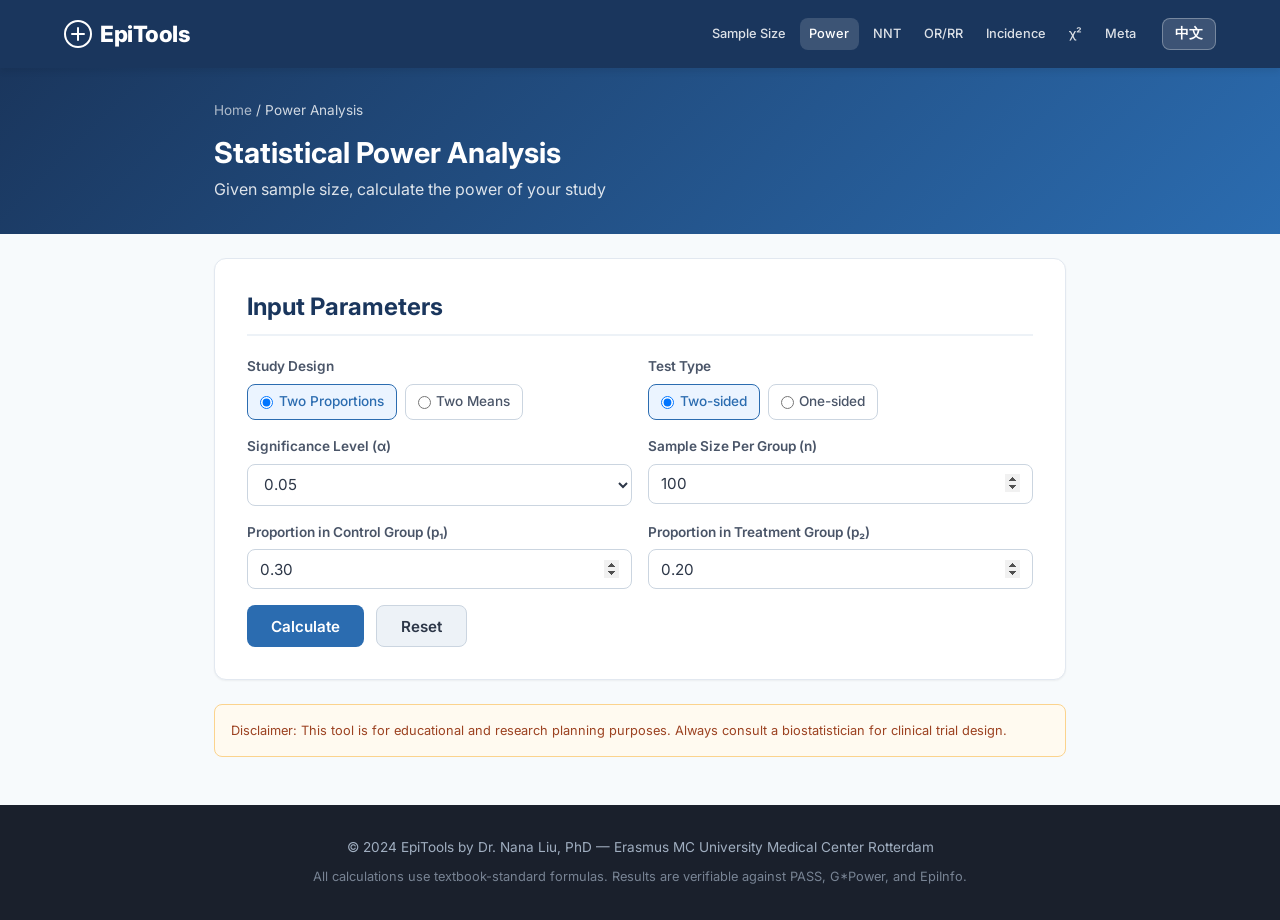
<file: power-analysis.html>
<!DOCTYPE html>
<html lang="en">
<head>
  <meta charset="UTF-8">
  <meta name="viewport" content="width=device-width, initial-scale=1.0">
  <title>Statistical Power Analysis Calculator — EpiTools</title>
  <meta name="description" content="Calculate statistical power given sample size and effect size. Power curves for two proportions and two means. Free online tool by Dr. Nana Liu, PhD.">
  <meta name="keywords" content="power analysis calculator, statistical power, power curve, effect size, sample size power">
  <link rel="canonical" href="https://xinaliu2134.github.io/epi-calculators/power-analysis.html">
  <link rel="preconnect" href="https://fonts.googleapis.com">
  <link rel="preconnect" href="https://fonts.gstatic.com" crossorigin>
  <link href="https://fonts.googleapis.com/css2?family=Inter:wght@400;500;600;700;800&display=swap" rel="stylesheet">
  <link rel="stylesheet" href="css/style.css">
</head>
<body>

  <header class="site-header">
    <div class="container">
      <a href="index.html" class="site-logo">
        <svg viewBox="0 0 28 28" fill="none"><circle cx="14" cy="14" r="13" stroke="currentColor" stroke-width="2"/><path d="M8 14h12M14 8v12" stroke="currentColor" stroke-width="2" stroke-linecap="round"/></svg>
        EpiTools
      </a>
      <div class="header-controls">
        <nav class="header-nav">
          <a href="sample-size.html">Sample Size</a>
          <a href="power-analysis.html" class="active">Power</a>
          <a href="nnt.html">NNT</a>
          <a href="odds-ratio.html">OR/RR</a>
          <a href="incidence-prevalence.html">Incidence</a>
          <a href="chi-square.html">&chi;&sup2;</a>
          <a href="meta-analysis.html">Meta</a>
        </nav>
        <button id="lang-toggle" class="lang-toggle">中文</button>
      </div>
    </div>
  </header>

  <div class="page-header">
    <div class="container-narrow">
      <div class="breadcrumb"><a href="index.html">Home</a> / <span data-i18n="calc.power">Power Analysis</span></div>
      <h1 data-i18n="pa.title">Statistical Power Analysis</h1>
      <p class="page-desc" data-i18n="pa.desc">Given sample size, calculate the power of your study</p>
    </div>
  </div>

  <main class="container-narrow">
    <section class="calc-section">
      <h2 data-i18n="common.inputs">Input Parameters</h2>

      <div class="form-row">
        <div class="form-group">
          <label data-i18n="ss.design">Study Design</label>
          <div class="radio-group">
            <label><input type="radio" name="design" value="proportions" checked> <span data-i18n="ss.proportions">Two Proportions</span></label>
            <label><input type="radio" name="design" value="means"> <span data-i18n="ss.means">Two Means</span></label>
          </div>
        </div>
        <div class="form-group">
          <label data-i18n="ss.test_type">Test Type</label>
          <div class="radio-group">
            <label><input type="radio" name="testtype" value="two-sided" checked> <span data-i18n="ss.two_sided">Two-sided</span></label>
            <label><input type="radio" name="testtype" value="one-sided"> <span data-i18n="ss.one_sided">One-sided</span></label>
          </div>
        </div>
      </div>

      <div class="form-row">
        <div class="form-group">
          <label data-i18n="common.significance_level">Significance Level (&alpha;)</label>
          <select id="alpha">
            <option value="0.01">0.01</option>
            <option value="0.025">0.025</option>
            <option value="0.05" selected>0.05</option>
            <option value="0.10">0.10</option>
          </select>
        </div>
        <div class="form-group">
          <label data-i18n="pa.n">Sample Size Per Group (n)</label>
          <input type="number" id="nPerGroup" value="100" min="2" step="1">
        </div>
      </div>

      <div id="proportions-inputs">
        <div class="form-row">
          <div class="form-group">
            <label data-i18n="ss.p1">Proportion in Control Group (p&#8321;)</label>
            <input type="number" id="p1" value="0.30" min="0.001" max="0.999" step="0.01">
          </div>
          <div class="form-group">
            <label data-i18n="ss.p2">Proportion in Treatment Group (p&#8322;)</label>
            <input type="number" id="p2" value="0.20" min="0.001" max="0.999" step="0.01">
          </div>
        </div>
      </div>

      <div id="means-inputs" style="display:none;">
        <div class="form-row">
          <div class="form-group">
            <label data-i18n="ss.delta">Minimum Detectable Difference (&delta;)</label>
            <input type="number" id="delta" value="5" min="0.001" step="0.1">
          </div>
          <div class="form-group">
            <label data-i18n="ss.sd">Standard Deviation (&sigma;)</label>
            <input type="number" id="sd" value="10" min="0.001" step="0.1">
          </div>
        </div>
      </div>

      <div class="btn-group">
        <button class="btn btn-primary" id="btn-calculate" data-i18n="common.calculate">Calculate</button>
        <button class="btn btn-secondary" id="btn-reset" data-i18n="common.reset">Reset</button>
      </div>
    </section>

    <section class="results-panel" id="results">
      <h2 data-i18n="common.results">Results</h2>

      <div class="result-highlight">
        <div class="big-number" id="result-power"></div>
        <div class="big-label" data-i18n="pa.power_result">Statistical Power</div>
      </div>

      <div class="formula-box" id="formula-display"></div>
      <div class="formula-box" id="steps-display"></div>

      <h3 class="mt-2" data-i18n="pa.power_curve">Power Curve</h3>
      <div class="chart-container" id="power-curve-container"></div>

      <div class="interpretation" id="interpretation"></div>

      <div class="reference-box">
        <strong data-i18n="common.reference">Reference:</strong>
        <span data-i18n="ss.ref">Chow, S.C., Shao, J. & Wang, H. (2017). Sample Size Calculations in Clinical Research, 3rd ed.</span>
      </div>
    </section>

    <div class="disclaimer" data-i18n="common.disclaimer">Disclaimer: This tool is for educational and research planning purposes.</div>
  </main>

  <footer class="site-footer">
    <div class="container">
      <p data-i18n="common.footer">&copy; 2024 EpiTools by Dr. Nana Liu, PhD</p>
      <p class="footer-credits" data-i18n="common.footer_note">All calculations use textbook-standard formulas.</p>
    </div>
  </footer>

  <script src="js/epi-math.js"></script>
  <script src="js/i18n.js"></script>
  <script>
  document.addEventListener('DOMContentLoaded', () => {
    I18n.init();

    const designRadios = document.querySelectorAll('input[name="design"]');
    designRadios.forEach(r => r.addEventListener('change', () => {
      const isProp = document.querySelector('input[name="design"]:checked').value === 'proportions';
      document.getElementById('proportions-inputs').style.display = isProp ? '' : 'none';
      document.getElementById('means-inputs').style.display = isProp ? 'none' : '';
    }));

    document.getElementById('btn-calculate').addEventListener('click', calculate);
    document.getElementById('btn-reset').addEventListener('click', () => {
      document.getElementById('results').classList.remove('visible');
    });

    function computePower(design, n, alpha, testType, params) {
      const zAlpha = testType === 'two-sided'
        ? EpiMath.normalQuantile(1 - alpha / 2)
        : EpiMath.normalQuantile(1 - alpha);

      if (design === 'proportions') {
        const { p1, p2 } = params;
        // Power = Phi( |p1-p2| * sqrt(n) / sqrt(p1(1-p1) + p2(1-p2)) - Z_alpha )
        // More precisely for two-proportion z-test:
        // Power = Phi( (|p1-p2|*sqrt(n) - Z_alpha * sqrt(pbar*(1-pbar)*2)) / sqrt(p1*(1-p1) + p2*(1-p2)) )
        // where pbar = (p1+p2)/2
        // Simplified (equal allocation):
        const diff = Math.abs(p1 - p2);
        const se = Math.sqrt(p1 * (1 - p1) + p2 * (1 - p2));
        const noncentrality = diff * Math.sqrt(n) / se;
        const power = EpiMath.normalCDF(noncentrality - zAlpha);
        return power;
      } else {
        const { delta, sd } = params;
        // Power = Phi( |delta| * sqrt(n/2) / sigma - Z_alpha )
        const noncentrality = Math.abs(delta) * Math.sqrt(n / 2) / sd;
        const power = EpiMath.normalCDF(noncentrality - zAlpha);
        return power;
      }
    }

    function calculate() {
      try {
        const design = document.querySelector('input[name="design"]:checked').value;
        const testType = document.querySelector('input[name="testtype"]:checked').value;
        const alpha = parseFloat(document.getElementById('alpha').value);
        const n = parseInt(document.getElementById('nPerGroup').value);

        if (n < 2) { alert('Sample size must be at least 2.'); return; }

        let params;
        if (design === 'proportions') {
          const p1 = parseFloat(document.getElementById('p1').value);
          const p2 = parseFloat(document.getElementById('p2').value);
          if (p1 <= 0 || p1 >= 1 || p2 <= 0 || p2 >= 1) { alert('Proportions must be between 0 and 1.'); return; }
          if (Math.abs(p1 - p2) < 1e-10) { alert('p1 and p2 must differ.'); return; }
          params = { p1, p2 };
        } else {
          const delta = parseFloat(document.getElementById('delta').value);
          const sd = parseFloat(document.getElementById('sd').value);
          if (delta <= 0 || sd <= 0) { alert('Delta and SD must be positive.'); return; }
          params = { delta, sd };
        }

        const power = computePower(design, n, alpha, testType, params);
        const powerPct = (power * 100).toFixed(1);

        document.getElementById('result-power').textContent = powerPct + '%';

        const zAlpha = testType === 'two-sided'
          ? EpiMath.normalQuantile(1 - alpha / 2)
          : EpiMath.normalQuantile(1 - alpha);

        let formulaHTML, stepsHTML;
        if (design === 'proportions') {
          const { p1, p2 } = params;
          const diff = Math.abs(p1 - p2);
          const se = Math.sqrt(p1 * (1 - p1) + p2 * (1 - p2));
          const nc = diff * Math.sqrt(n) / se;

          formulaHTML = '<div class="formula-title">' + I18n.t('common.formula_used') + '</div>' +
            '<div class="formula-math">Power = &Phi;(|p<sub>1</sub>&minus;p<sub>2</sub>| &times; &radic;n / &radic;[p<sub>1</sub>(1&minus;p<sub>1</sub>) + p<sub>2</sub>(1&minus;p<sub>2</sub>)] &minus; Z<sub>&alpha;</sub>)</div>';

          stepsHTML = '<div class="formula-title">' + I18n.t('common.step_by_step') + '</div>' +
            '<div class="step">|p<sub>1</sub>&minus;p<sub>2</sub>| = ' + EpiMath.formatNum(diff) + '</div>' +
            '<div class="step">&radic;[p<sub>1</sub>(1&minus;p<sub>1</sub>) + p<sub>2</sub>(1&minus;p<sub>2</sub>)] = ' + EpiMath.formatNum(se) + '</div>' +
            '<div class="step">Non-centrality = ' + EpiMath.formatNum(diff) + ' &times; &radic;' + n + ' / ' + EpiMath.formatNum(se) + ' = ' + EpiMath.formatNum(nc) + '</div>' +
            '<div class="step">Z<sub>&alpha;</sub> = ' + EpiMath.formatNum(zAlpha) + '</div>' +
            '<div class="step step-result">Power = &Phi;(' + EpiMath.formatNum(nc) + ' &minus; ' + EpiMath.formatNum(zAlpha) + ') = &Phi;(' + EpiMath.formatNum(nc - zAlpha) + ') = ' + EpiMath.formatNum(power, 4) + '</div>';
        } else {
          const { delta, sd } = params;
          const nc = Math.abs(delta) * Math.sqrt(n / 2) / sd;

          formulaHTML = '<div class="formula-title">' + I18n.t('common.formula_used') + '</div>' +
            '<div class="formula-math">Power = &Phi;(|&delta;| &times; &radic;(n/2) / &sigma; &minus; Z<sub>&alpha;</sub>)</div>';

          stepsHTML = '<div class="formula-title">' + I18n.t('common.step_by_step') + '</div>' +
            '<div class="step">|&delta;| &times; &radic;(n/2) / &sigma; = ' + Math.abs(delta) + ' &times; &radic;(' + n + '/2) / ' + sd + ' = ' + EpiMath.formatNum(nc) + '</div>' +
            '<div class="step">Z<sub>&alpha;</sub> = ' + EpiMath.formatNum(zAlpha) + '</div>' +
            '<div class="step step-result">Power = &Phi;(' + EpiMath.formatNum(nc - zAlpha) + ') = ' + EpiMath.formatNum(power, 4) + '</div>';
        }

        document.getElementById('formula-display').innerHTML = formulaHTML;
        document.getElementById('steps-display').innerHTML = stepsHTML;

        // Interpretation
        const lang = I18n.getLang();
        let interpText;
        if (power >= 0.8) {
          interpText = lang === 'zh'
            ? '检验效能为 <strong>' + powerPct + '%</strong>，达到了通常推荐的 80% 阈值。该样本量足以检测到指定的效应量。'
            : 'The statistical power is <strong>' + powerPct + '%</strong>, meeting the commonly recommended 80% threshold. This sample size is adequate to detect the specified effect.';
        } else {
          interpText = lang === 'zh'
            ? '检验效能为 <strong>' + powerPct + '%</strong>，低于通常推荐的 80%。考虑增加样本量以提高检验效能。'
            : 'The statistical power is <strong>' + powerPct + '%</strong>, below the commonly recommended 80%. Consider increasing the sample size.';
        }
        document.getElementById('interpretation').innerHTML = interpText;
        document.getElementById('interpretation').className = power >= 0.8 ? 'interpretation' : 'interpretation warning';

        // Power curve
        drawPowerCurve(design, alpha, testType, params, n, power);

        document.getElementById('results').classList.add('visible');
        document.getElementById('results').scrollIntoView({ behavior: 'smooth', block: 'start' });
      } catch (err) {
        alert('Calculation error: ' + err.message);
      }
    }

    function drawPowerCurve(design, alpha, testType, params, currentN, currentPower) {
      const W = 600, H = 350;
      const pad = { top: 30, right: 30, bottom: 50, left: 60 };
      const plotW = W - pad.left - pad.right;
      const plotH = H - pad.top - pad.bottom;

      // Generate data points
      const maxN = Math.max(currentN * 3, 50);
      const points = [];
      for (let ni = 5; ni <= maxN; ni += Math.max(1, Math.floor(maxN / 100))) {
        const p = computePower(design, ni, alpha, testType, params);
        points.push({ n: ni, power: p });
      }

      const xScale = (n) => pad.left + (n / maxN) * plotW;
      const yScale = (p) => pad.top + (1 - p) * plotH;

      // Build path
      let pathD = 'M' + points.map(pt => xScale(pt.n) + ',' + yScale(pt.power)).join('L');

      let svg = '<svg width="' + W + '" height="' + H + '" viewBox="0 0 ' + W + ' ' + H + '" xmlns="http://www.w3.org/2000/svg">';

      // Grid lines
      svg += '<rect x="' + pad.left + '" y="' + pad.top + '" width="' + plotW + '" height="' + plotH + '" fill="#f7fafc" stroke="#e2e8f0"/>';
      for (let p = 0; p <= 1; p += 0.2) {
        const y = yScale(p);
        svg += '<line x1="' + pad.left + '" y1="' + y + '" x2="' + (W - pad.right) + '" y2="' + y + '" stroke="#e2e8f0" stroke-dasharray="4,4"/>';
        svg += '<text x="' + (pad.left - 8) + '" y="' + (y + 4) + '" text-anchor="end" fill="#718096" font-size="11" font-family="Inter,sans-serif">' + (p * 100).toFixed(0) + '%</text>';
      }

      // 80% power line
      const y80 = yScale(0.8);
      svg += '<line x1="' + pad.left + '" y1="' + y80 + '" x2="' + (W - pad.right) + '" y2="' + y80 + '" stroke="#e53e3e" stroke-dasharray="6,3" stroke-width="1"/>';
      svg += '<text x="' + (W - pad.right - 4) + '" y="' + (y80 - 6) + '" text-anchor="end" fill="#e53e3e" font-size="10" font-family="Inter,sans-serif">80% power</text>';

      // X axis labels
      for (let i = 0; i <= 5; i++) {
        const ni = Math.round(maxN * i / 5);
        const x = xScale(ni);
        svg += '<text x="' + x + '" y="' + (H - pad.bottom + 20) + '" text-anchor="middle" fill="#718096" font-size="11" font-family="Inter,sans-serif">' + ni + '</text>';
      }
      svg += '<text x="' + (pad.left + plotW / 2) + '" y="' + (H - 5) + '" text-anchor="middle" fill="#4a5568" font-size="12" font-family="Inter,sans-serif">Sample size per group (n)</text>';
      svg += '<text x="15" y="' + (pad.top + plotH / 2) + '" text-anchor="middle" fill="#4a5568" font-size="12" font-family="Inter,sans-serif" transform="rotate(-90,15,' + (pad.top + plotH / 2) + ')">Power</text>';

      // Curve
      svg += '<path d="' + pathD + '" fill="none" stroke="#2b6cb0" stroke-width="2.5"/>';

      // Current point
      const cx = xScale(currentN);
      const cy = yScale(currentPower);
      svg += '<circle cx="' + cx + '" cy="' + cy + '" r="5" fill="#2b6cb0" stroke="white" stroke-width="2"/>';
      svg += '<text x="' + (cx + 8) + '" y="' + (cy - 8) + '" fill="#1a365d" font-size="11" font-weight="600" font-family="Inter,sans-serif">n=' + currentN + ' (' + (currentPower * 100).toFixed(1) + '%)</text>';

      svg += '</svg>';
      document.getElementById('power-curve-container').innerHTML = svg;
    }
  });
  </script>
</body>
</html>
</file>
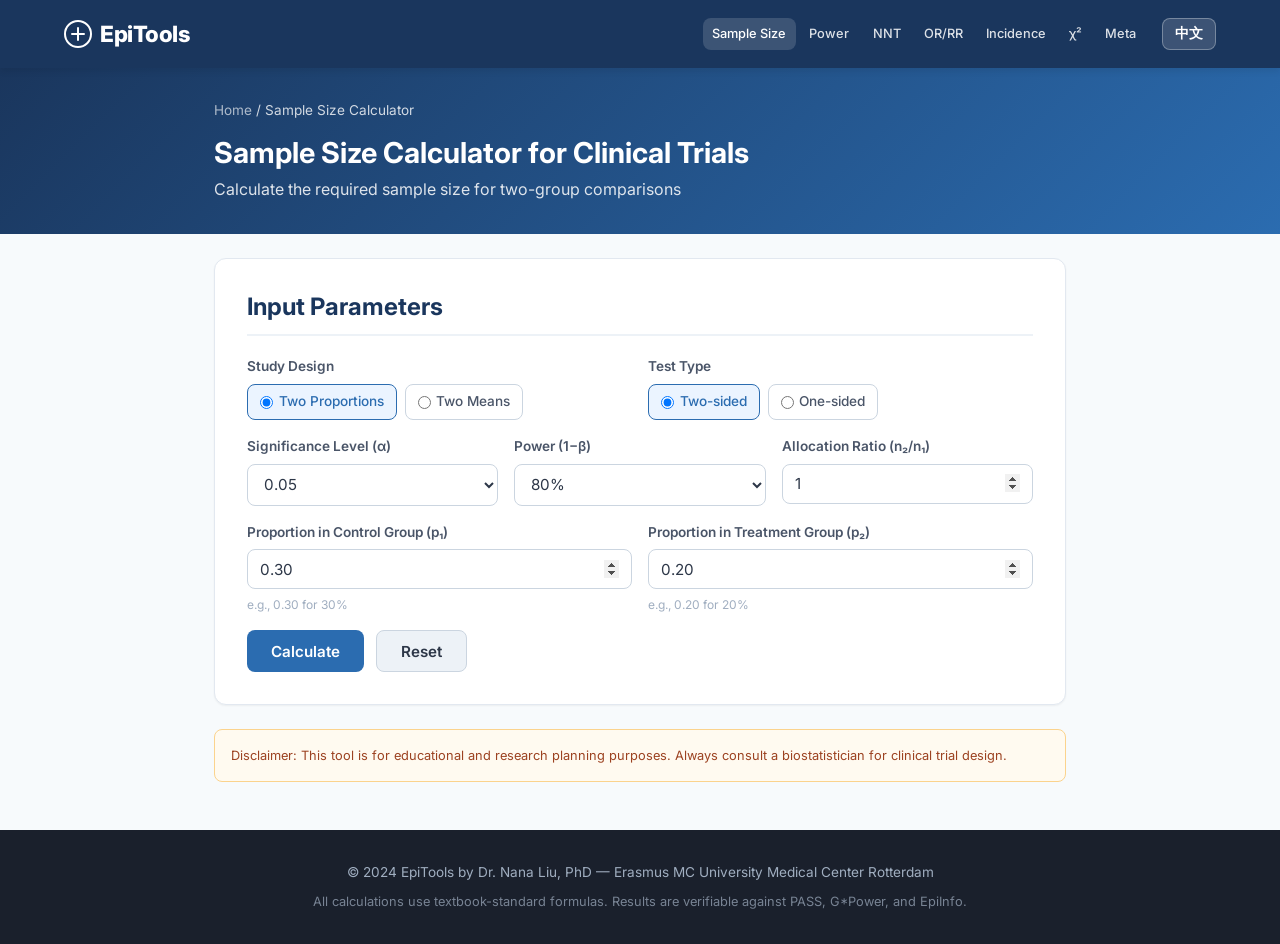
<file: sample-size.html>
<!DOCTYPE html>
<html lang="en">
<head>
  <meta charset="UTF-8">
  <meta name="viewport" content="width=device-width, initial-scale=1.0">
  <title>Sample Size Calculator for Clinical Trials — EpiTools</title>
  <meta name="description" content="Calculate required sample size for clinical trials. Two-proportion and two-mean comparisons with step-by-step formulas. Free online tool by Dr. Nana Liu, PhD.">
  <meta name="keywords" content="sample size calculator clinical trial, sample size two proportions, sample size two means, clinical trial design calculator">
  <link rel="canonical" href="https://xinaliu2134.github.io/epi-calculators/sample-size.html">
  <meta property="og:title" content="Sample Size Calculator for Clinical Trials — EpiTools">
  <meta property="og:description" content="Calculate required sample size for RCTs comparing two proportions or two means. Textbook formulas with step-by-step calculations.">
  <script type="application/ld+json">
  {
    "@context": "https://schema.org",
    "@type": "WebApplication",
    "name": "Sample Size Calculator for Clinical Trials",
    "url": "https://xinaliu2134.github.io/epi-calculators/sample-size.html",
    "applicationCategory": "HealthApplication",
    "operatingSystem": "Web Browser",
    "author": { "@type": "Person", "name": "Dr. Nana Liu", "honorificSuffix": "PhD" }
  }
  </script>
  <link rel="preconnect" href="https://fonts.googleapis.com">
  <link rel="preconnect" href="https://fonts.gstatic.com" crossorigin>
  <link href="https://fonts.googleapis.com/css2?family=Inter:wght@400;500;600;700;800&display=swap" rel="stylesheet">
  <link rel="stylesheet" href="css/style.css">
</head>
<body>

  <header class="site-header">
    <div class="container">
      <a href="index.html" class="site-logo">
        <svg viewBox="0 0 28 28" fill="none"><circle cx="14" cy="14" r="13" stroke="currentColor" stroke-width="2"/><path d="M8 14h12M14 8v12" stroke="currentColor" stroke-width="2" stroke-linecap="round"/></svg>
        EpiTools
      </a>
      <div class="header-controls">
        <nav class="header-nav">
          <a href="sample-size.html" class="active">Sample Size</a>
          <a href="power-analysis.html">Power</a>
          <a href="nnt.html">NNT</a>
          <a href="odds-ratio.html">OR/RR</a>
          <a href="incidence-prevalence.html">Incidence</a>
          <a href="chi-square.html">&chi;&sup2;</a>
          <a href="meta-analysis.html">Meta</a>
        </nav>
        <button id="lang-toggle" class="lang-toggle">中文</button>
      </div>
    </div>
  </header>

  <div class="page-header">
    <div class="container-narrow">
      <div class="breadcrumb"><a href="index.html" data-i18n="site.home">Home</a> / <span data-i18n="calc.sample_size">Sample Size Calculator</span></div>
      <h1 data-i18n="ss.title">Sample Size Calculator for Clinical Trials</h1>
      <p class="page-desc" data-i18n="ss.desc">Calculate the required sample size for two-group comparisons</p>
    </div>
  </div>

  <main class="container-narrow">
    <!-- Input Section -->
    <section class="calc-section">
      <h2 data-i18n="common.inputs">Input Parameters</h2>

      <div class="form-row">
        <div class="form-group">
          <label data-i18n="ss.design">Study Design</label>
          <div class="radio-group">
            <label><input type="radio" name="design" value="proportions" checked> <span data-i18n="ss.proportions">Two Proportions</span></label>
            <label><input type="radio" name="design" value="means"> <span data-i18n="ss.means">Two Means</span></label>
          </div>
        </div>
        <div class="form-group">
          <label data-i18n="ss.test_type">Test Type</label>
          <div class="radio-group">
            <label><input type="radio" name="testtype" value="two-sided" checked> <span data-i18n="ss.two_sided">Two-sided</span></label>
            <label><input type="radio" name="testtype" value="one-sided"> <span data-i18n="ss.one_sided">One-sided</span></label>
          </div>
        </div>
      </div>

      <div class="form-row">
        <div class="form-group">
          <label data-i18n="common.significance_level">Significance Level (&alpha;)</label>
          <select id="alpha">
            <option value="0.01">0.01</option>
            <option value="0.025">0.025</option>
            <option value="0.05" selected>0.05</option>
            <option value="0.10">0.10</option>
          </select>
        </div>
        <div class="form-group">
          <label data-i18n="common.power">Power (1&minus;&beta;)</label>
          <select id="power">
            <option value="0.80" selected>80%</option>
            <option value="0.85">85%</option>
            <option value="0.90">90%</option>
            <option value="0.95">95%</option>
          </select>
        </div>
        <div class="form-group">
          <label data-i18n="ss.ratio">Allocation Ratio (n&#8322;/n&#8321;)</label>
          <input type="number" id="ratio" value="1" min="0.1" max="10" step="0.1">
        </div>
      </div>

      <!-- Proportions inputs -->
      <div id="proportions-inputs">
        <div class="form-row">
          <div class="form-group">
            <label data-i18n="ss.p1">Proportion in Control Group (p&#8321;)</label>
            <input type="number" id="p1" value="0.30" min="0.001" max="0.999" step="0.01">
            <span class="hint">e.g., 0.30 for 30%</span>
          </div>
          <div class="form-group">
            <label data-i18n="ss.p2">Proportion in Treatment Group (p&#8322;)</label>
            <input type="number" id="p2" value="0.20" min="0.001" max="0.999" step="0.01">
            <span class="hint">e.g., 0.20 for 20%</span>
          </div>
        </div>
      </div>

      <!-- Means inputs -->
      <div id="means-inputs" style="display:none;">
        <div class="form-row">
          <div class="form-group">
            <label data-i18n="ss.delta">Minimum Detectable Difference (&delta;)</label>
            <input type="number" id="delta" value="5" min="0.001" step="0.1">
          </div>
          <div class="form-group">
            <label data-i18n="ss.sd">Standard Deviation (&sigma;)</label>
            <input type="number" id="sd" value="10" min="0.001" step="0.1">
          </div>
        </div>
      </div>

      <div class="btn-group">
        <button class="btn btn-primary" id="btn-calculate" data-i18n="common.calculate">Calculate</button>
        <button class="btn btn-secondary" id="btn-reset" data-i18n="common.reset">Reset</button>
      </div>
    </section>

    <!-- Results -->
    <section class="results-panel" id="results">
      <h2 data-i18n="common.results">Results</h2>

      <div class="result-highlight">
        <div class="big-number" id="result-n"></div>
        <div class="big-label" data-i18n="ss.n_per_group">Sample Size Per Group</div>
      </div>

      <div class="result-row">
        <span class="result-label" data-i18n="ss.n_per_group">Sample Size Per Group</span>
        <span class="result-value" id="result-n1"></span>
      </div>
      <div class="result-row" id="row-n2" style="display:none;">
        <span class="result-label">n&#8322;</span>
        <span class="result-value" id="result-n2"></span>
      </div>
      <div class="result-row">
        <span class="result-label" data-i18n="ss.n_total">Total Sample Size</span>
        <span class="result-value" id="result-total"></span>
      </div>

      <!-- Formula -->
      <div class="formula-box" id="formula-display"></div>

      <!-- Step by step -->
      <div class="formula-box" id="steps-display"></div>

      <div class="interpretation" id="interpretation"></div>

      <div class="reference-box">
        <strong data-i18n="common.reference">Reference:</strong>
        <span data-i18n="ss.ref">Chow, S.C., Shao, J. & Wang, H. (2017). Sample Size Calculations in Clinical Research, 3rd ed.</span>
        <br><em data-i18n="ss.match_note">Results should match PASS, G*Power, or nQuery for the same parameters.</em>
      </div>
    </section>

    <div class="disclaimer" data-i18n="common.disclaimer">
      Disclaimer: This tool is for educational and research planning purposes. Always consult a biostatistician for clinical trial design.
    </div>
  </main>

  <footer class="site-footer">
    <div class="container">
      <p data-i18n="common.footer">&copy; 2024 EpiTools by Dr. Nana Liu, PhD</p>
      <p class="footer-credits" data-i18n="common.footer_note">All calculations use textbook-standard formulas.</p>
    </div>
  </footer>

  <script src="js/epi-math.js"></script>
  <script src="js/i18n.js"></script>
  <script>
  document.addEventListener('DOMContentLoaded', () => {
    I18n.init();

    const designRadios = document.querySelectorAll('input[name="design"]');
    const propInputs = document.getElementById('proportions-inputs');
    const meanInputs = document.getElementById('means-inputs');

    designRadios.forEach(r => r.addEventListener('change', () => {
      const isProp = document.querySelector('input[name="design"]:checked').value === 'proportions';
      propInputs.style.display = isProp ? '' : 'none';
      meanInputs.style.display = isProp ? 'none' : '';
    }));

    document.getElementById('btn-calculate').addEventListener('click', calculate);
    document.getElementById('btn-reset').addEventListener('click', () => {
      document.getElementById('results').classList.remove('visible');
    });

    function calculate() {
      try {
        const design = document.querySelector('input[name="design"]:checked').value;
        const testType = document.querySelector('input[name="testtype"]:checked').value;
        const alpha = parseFloat(document.getElementById('alpha').value);
        const power = parseFloat(document.getElementById('power').value);
        const ratio = parseFloat(document.getElementById('ratio').value);

        // Z-scores
        const zAlpha = testType === 'two-sided'
          ? EpiMath.normalQuantile(1 - alpha / 2)
          : EpiMath.normalQuantile(1 - alpha);
        const zBeta = EpiMath.normalQuantile(power);

        let n1, n2, nTotal;
        let formulaHTML, stepsHTML;

        if (design === 'proportions') {
          const p1 = parseFloat(document.getElementById('p1').value);
          const p2 = parseFloat(document.getElementById('p2').value);

          if (p1 <= 0 || p1 >= 1 || p2 <= 0 || p2 >= 1) {
            alert('Proportions must be between 0 and 1 (exclusive).');
            return;
          }
          if (Math.abs(p1 - p2) < 1e-10) {
            alert('p1 and p2 must be different.');
            return;
          }

          // Formula: n = (Z_α/2 + Z_β)² × [p1(1-p1) + p2(1-p2)] / (p1-p2)²
          // For unequal allocation: n1 = n_base × (1 + 1/k) / 2 where k = ratio
          const zSum = zAlpha + zBeta;
          const zSum2 = zSum * zSum;
          const var1 = p1 * (1 - p1);
          const var2 = p2 * (1 - p2);
          const diff2 = (p1 - p2) * (p1 - p2);

          if (ratio === 1) {
            // Equal allocation
            const nRaw = zSum2 * (var1 + var2) / diff2;
            n1 = Math.ceil(nRaw);
            n2 = n1;
          } else {
            // Unequal allocation: n1 = (Z_α + Z_β)² × [p1(1-p1) + p2(1-p2)/k] / (p1-p2)²
            const nRaw1 = zSum2 * (var1 + var2 / ratio) / diff2;
            n1 = Math.ceil(nRaw1);
            n2 = Math.ceil(n1 * ratio);
          }
          nTotal = n1 + n2;

          formulaHTML = '<div class="formula-title">' + I18n.t('common.formula_used') + '</div>' +
            '<div class="formula-math">' +
            'n = (Z<sub>&alpha;/2</sub> + Z<sub>&beta;</sub>)&sup2; &times; [p<sub>1</sub>(1&minus;p<sub>1</sub>) + p<sub>2</sub>(1&minus;p<sub>2</sub>)' +
            (ratio !== 1 ? '/k' : '') +
            '] / (p<sub>1</sub>&minus;p<sub>2</sub>)&sup2;</div>';

          stepsHTML = '<div class="formula-title">' + I18n.t('common.step_by_step') + '</div>' +
            '<div class="step">Z<sub>&alpha;' + (testType === 'two-sided' ? '/2' : '') + '</sub> = ' + EpiMath.formatNum(zAlpha, 4) +
            ' (for &alpha; = ' + alpha + (testType === 'two-sided' ? ', two-sided' : ', one-sided') + ')</div>' +
            '<div class="step">Z<sub>&beta;</sub> = ' + EpiMath.formatNum(zBeta, 4) + ' (for power = ' + (power * 100) + '%)</div>' +
            '<div class="step">p<sub>1</sub>(1&minus;p<sub>1</sub>) = ' + p1 + ' &times; ' + (1 - p1) + ' = ' + EpiMath.formatNum(var1) + '</div>' +
            '<div class="step">p<sub>2</sub>(1&minus;p<sub>2</sub>) = ' + p2 + ' &times; ' + (1 - p2) + ' = ' + EpiMath.formatNum(var2) + '</div>' +
            '<div class="step">(p<sub>1</sub>&minus;p<sub>2</sub>)&sup2; = (' + EpiMath.formatNum(p1 - p2) + ')&sup2; = ' + EpiMath.formatNum(diff2) + '</div>' +
            '<div class="step">(Z<sub>&alpha;</sub> + Z<sub>&beta;</sub>)&sup2; = (' + EpiMath.formatNum(zAlpha) + ' + ' + EpiMath.formatNum(zBeta) + ')&sup2; = ' + EpiMath.formatNum(zSum2) + '</div>' +
            '<div class="step step-result">n = ' + EpiMath.formatNum(zSum2) + ' &times; ' +
            (ratio !== 1 ? '(' + EpiMath.formatNum(var1) + ' + ' + EpiMath.formatNum(var2) + '/' + ratio + ')' : '(' + EpiMath.formatNum(var1) + ' + ' + EpiMath.formatNum(var2) + ')') +
            ' / ' + EpiMath.formatNum(diff2) + '</div>' +
            '<div class="step step-result">n = ' + EpiMath.formatNum(zSum2 * (var1 + var2 / (ratio === 1 ? 1 : ratio)) / diff2, 2) + ' &rArr; ' + n1 + ' (rounded up)</div>';

        } else {
          // Two means
          const delta = parseFloat(document.getElementById('delta').value);
          const sd = parseFloat(document.getElementById('sd').value);

          if (delta <= 0 || sd <= 0) {
            alert('Delta and standard deviation must be positive.');
            return;
          }

          // Formula: n = (Z_α/2 + Z_β)² × 2σ² / δ²
          // For unequal allocation: n1 = (Z + Z)² × σ²(1 + 1/k) / δ²
          const zSum = zAlpha + zBeta;
          const zSum2 = zSum * zSum;
          const sd2 = sd * sd;
          const delta2 = delta * delta;

          if (ratio === 1) {
            const nRaw = zSum2 * 2 * sd2 / delta2;
            n1 = Math.ceil(nRaw);
            n2 = n1;
          } else {
            const nRaw1 = zSum2 * sd2 * (1 + 1 / ratio) / delta2;
            n1 = Math.ceil(nRaw1);
            n2 = Math.ceil(n1 * ratio);
          }
          nTotal = n1 + n2;

          formulaHTML = '<div class="formula-title">' + I18n.t('common.formula_used') + '</div>' +
            '<div class="formula-math">n = (Z<sub>&alpha;/2</sub> + Z<sub>&beta;</sub>)&sup2; &times; ' +
            (ratio !== 1 ? '&sigma;&sup2;(1 + 1/k)' : '2&sigma;&sup2;') +
            ' / &delta;&sup2;</div>';

          stepsHTML = '<div class="formula-title">' + I18n.t('common.step_by_step') + '</div>' +
            '<div class="step">Z<sub>&alpha;' + (testType === 'two-sided' ? '/2' : '') + '</sub> = ' + EpiMath.formatNum(zAlpha, 4) + '</div>' +
            '<div class="step">Z<sub>&beta;</sub> = ' + EpiMath.formatNum(zBeta, 4) + '</div>' +
            '<div class="step">&sigma;&sup2; = ' + sd + '&sup2; = ' + EpiMath.formatNum(sd2) + '</div>' +
            '<div class="step">&delta;&sup2; = ' + delta + '&sup2; = ' + EpiMath.formatNum(delta2) + '</div>' +
            '<div class="step">(Z<sub>&alpha;</sub> + Z<sub>&beta;</sub>)&sup2; = ' + EpiMath.formatNum(zSum2) + '</div>' +
            '<div class="step step-result">n = ' + EpiMath.formatNum(zSum2) + ' &times; ' +
            (ratio !== 1 ? EpiMath.formatNum(sd2) + '(1 + 1/' + ratio + ')' : '2 &times; ' + EpiMath.formatNum(sd2)) +
            ' / ' + EpiMath.formatNum(delta2) + '</div>' +
            '<div class="step step-result">n = ' + EpiMath.formatNum(zSum2 * sd2 * (ratio === 1 ? 2 : (1 + 1 / ratio)) / delta2, 2) + ' &rArr; ' + n1 + ' (rounded up)</div>';
        }

        // Show results
        document.getElementById('result-n').textContent = n1;
        document.getElementById('result-n1').textContent = 'n\u2081 = ' + n1;

        if (ratio !== 1) {
          document.getElementById('row-n2').style.display = '';
          document.getElementById('result-n2').textContent = 'n\u2082 = ' + n2;
        } else {
          document.getElementById('row-n2').style.display = 'none';
        }

        document.getElementById('result-total').textContent = nTotal;
        document.getElementById('formula-display').innerHTML = formulaHTML;
        document.getElementById('steps-display').innerHTML = stepsHTML;

        const interpLang = I18n.getLang();
        document.getElementById('interpretation').innerHTML = interpLang === 'zh'
          ? '要检测到此效应量，在显著性水平 &alpha; = ' + alpha + '、检验效能 ' + (power * 100) + '% 下，' +
            (ratio === 1 ? '每组需要 <strong>' + n1 + '</strong> 名受试者' : '对照组需要 <strong>' + n1 + '</strong> 名、治疗组需要 <strong>' + n2 + '</strong> 名受试者') +
            '，总共 <strong>' + nTotal + '</strong> 名。'
          : 'To detect this effect size with &alpha; = ' + alpha + ' and ' + (power * 100) + '% power, you need ' +
            (ratio === 1 ? '<strong>' + n1 + '</strong> participants per group' : '<strong>' + n1 + '</strong> in the control group and <strong>' + n2 + '</strong> in the treatment group') +
            ', for a total of <strong>' + nTotal + '</strong>.';

        document.getElementById('results').classList.add('visible');
        document.getElementById('results').scrollIntoView({ behavior: 'smooth', block: 'start' });

      } catch (err) {
        alert('Calculation error: ' + err.message);
      }
    }
  });
  </script>
</body>
</html>
</file>
<file: css/style.css>
/* EpiTools Design System
   Professional medical/scientific design
   Colors: Navy, Blue, Light backgrounds, White cards
   Typography: Inter for UI, Georgia for formulas */

/* === Reset & Base === */
*, *::before, *::after {
  box-sizing: border-box;
  margin: 0;
  padding: 0;
}

:root {
  --navy: #1a365d;
  --blue: #2b6cb0;
  --blue-light: #3182ce;
  --blue-pale: #ebf4ff;
  --gray-50: #f7fafc;
  --gray-100: #edf2f7;
  --gray-200: #e2e8f0;
  --gray-300: #cbd5e0;
  --gray-400: #a0aec0;
  --gray-500: #718096;
  --gray-600: #4a5568;
  --gray-700: #2d3748;
  --gray-800: #1a202c;
  --white: #ffffff;
  --green: #38a169;
  --green-light: #f0fff4;
  --red: #e53e3e;
  --red-light: #fff5f5;
  --orange: #dd6b20;
  --orange-light: #fffaf0;
  --shadow-sm: 0 1px 2px rgba(0,0,0,0.05);
  --shadow-md: 0 4px 6px rgba(0,0,0,0.07);
  --shadow-lg: 0 10px 15px rgba(0,0,0,0.1);
  --radius: 8px;
  --radius-lg: 12px;
}

html {
  font-size: 16px;
  scroll-behavior: smooth;
}

body {
  font-family: 'Inter', -apple-system, BlinkMacSystemFont, 'Segoe UI', Roboto, sans-serif;
  color: var(--gray-700);
  background: var(--gray-50);
  line-height: 1.6;
  -webkit-font-smoothing: antialiased;
}

a {
  color: var(--blue);
  text-decoration: none;
}
a:hover {
  color: var(--blue-light);
  text-decoration: underline;
}

/* === Typography === */
h1, h2, h3, h4 {
  color: var(--navy);
  font-weight: 700;
  line-height: 1.3;
}

h1 { font-size: 2rem; }
h2 { font-size: 1.5rem; }
h3 { font-size: 1.25rem; }
h4 { font-size: 1.1rem; }

/* === Layout === */
.container {
  max-width: 1200px;
  margin: 0 auto;
  padding: 0 1.5rem;
}

.container-narrow {
  max-width: 900px;
  margin: 0 auto;
  padding: 0 1.5rem;
}

/* === Header === */
.site-header {
  background: var(--navy);
  color: var(--white);
  padding: 1rem 0;
  position: sticky;
  top: 0;
  z-index: 100;
  box-shadow: var(--shadow-md);
}

.site-header .container {
  display: flex;
  align-items: center;
  justify-content: space-between;
  flex-wrap: wrap;
  gap: 0.75rem;
}

.site-logo {
  display: flex;
  align-items: center;
  gap: 0.5rem;
  color: var(--white);
  font-size: 1.4rem;
  font-weight: 800;
  letter-spacing: -0.5px;
}
.site-logo:hover {
  color: var(--white);
  text-decoration: none;
}

.site-logo svg {
  width: 28px;
  height: 28px;
}

.header-controls {
  display: flex;
  align-items: center;
  gap: 1rem;
}

.lang-toggle {
  background: rgba(255,255,255,0.15);
  border: 1px solid rgba(255,255,255,0.3);
  color: var(--white);
  padding: 0.35rem 0.75rem;
  border-radius: var(--radius);
  cursor: pointer;
  font-size: 0.85rem;
  font-weight: 600;
  transition: background 0.2s;
}
.lang-toggle:hover {
  background: rgba(255,255,255,0.25);
}

.header-nav {
  display: flex;
  gap: 0.25rem;
  flex-wrap: wrap;
}

.header-nav a {
  color: rgba(255,255,255,0.85);
  padding: 0.35rem 0.6rem;
  border-radius: var(--radius);
  font-size: 0.8rem;
  font-weight: 500;
  transition: background 0.2s, color 0.2s;
  white-space: nowrap;
}
.header-nav a:hover,
.header-nav a.active {
  background: rgba(255,255,255,0.15);
  color: var(--white);
  text-decoration: none;
}

/* === Hero === */
.hero {
  background: linear-gradient(135deg, var(--navy) 0%, var(--blue) 100%);
  color: var(--white);
  padding: 3rem 0;
  text-align: center;
}

.hero h1 {
  color: var(--white);
  font-size: 2.5rem;
  margin-bottom: 0.75rem;
}

.hero .subtitle {
  font-size: 1.15rem;
  opacity: 0.9;
  max-width: 600px;
  margin: 0 auto 0.5rem;
}

.hero .credentials {
  font-size: 0.9rem;
  opacity: 0.75;
  margin-top: 0.75rem;
}

/* === Card Grid === */
.calc-grid {
  display: grid;
  grid-template-columns: repeat(auto-fill, minmax(300px, 1fr));
  gap: 1.5rem;
  padding: 2rem 0;
}

.calc-card {
  background: var(--white);
  border: 1px solid var(--gray-200);
  border-radius: var(--radius-lg);
  padding: 1.75rem;
  transition: box-shadow 0.2s, transform 0.15s;
  display: flex;
  flex-direction: column;
}
.calc-card:hover {
  box-shadow: var(--shadow-lg);
  transform: translateY(-2px);
}

.calc-card-icon {
  width: 48px;
  height: 48px;
  background: var(--blue-pale);
  border-radius: var(--radius);
  display: flex;
  align-items: center;
  justify-content: center;
  margin-bottom: 1rem;
  color: var(--blue);
  font-size: 1.4rem;
}

.calc-card h3 {
  margin-bottom: 0.5rem;
}

.calc-card p {
  color: var(--gray-500);
  font-size: 0.9rem;
  flex: 1;
  margin-bottom: 1rem;
}

.calc-card .card-link {
  display: inline-flex;
  align-items: center;
  gap: 0.35rem;
  color: var(--blue);
  font-weight: 600;
  font-size: 0.9rem;
}
.calc-card .card-link:hover {
  text-decoration: none;
  gap: 0.5rem;
}

/* === Calculator Pages === */
.page-header {
  background: linear-gradient(135deg, var(--navy) 0%, var(--blue) 100%);
  color: var(--white);
  padding: 2rem 0;
}

.page-header h1 {
  color: var(--white);
  font-size: 1.8rem;
  margin-bottom: 0.35rem;
}

.page-header .page-desc {
  opacity: 0.85;
  font-size: 1rem;
}

.breadcrumb {
  font-size: 0.85rem;
  margin-bottom: 0.75rem;
  opacity: 0.8;
}
.breadcrumb a {
  color: rgba(255,255,255,0.8);
}
.breadcrumb a:hover {
  color: var(--white);
}

/* === Form Elements === */
.calc-section {
  background: var(--white);
  border: 1px solid var(--gray-200);
  border-radius: var(--radius-lg);
  padding: 2rem;
  margin: 1.5rem 0;
  box-shadow: var(--shadow-sm);
}

.calc-section h2 {
  margin-bottom: 1.25rem;
  padding-bottom: 0.75rem;
  border-bottom: 2px solid var(--gray-100);
}

.form-row {
  display: grid;
  grid-template-columns: repeat(auto-fit, minmax(200px, 1fr));
  gap: 1rem;
  margin-bottom: 1rem;
}

.form-group {
  display: flex;
  flex-direction: column;
  gap: 0.35rem;
}

.form-group label {
  font-size: 0.85rem;
  font-weight: 600;
  color: var(--gray-600);
}

.form-group .hint {
  font-size: 0.75rem;
  color: var(--gray-400);
}

input[type="number"],
input[type="text"],
select,
textarea {
  padding: 0.6rem 0.75rem;
  border: 1.5px solid var(--gray-300);
  border-radius: var(--radius);
  font-size: 0.95rem;
  font-family: inherit;
  color: var(--gray-700);
  background: var(--white);
  transition: border-color 0.2s, box-shadow 0.2s;
  width: 100%;
}

input:focus, select:focus, textarea:focus {
  outline: none;
  border-color: var(--blue);
  box-shadow: 0 0 0 3px rgba(43, 108, 176, 0.15);
}

input[type="number"] {
  -moz-appearance: textfield;
}
input[type="number"]::-webkit-inner-spin-button,
input[type="number"]::-webkit-outer-spin-button {
  opacity: 1;
}

/* Radio / toggle groups */
.radio-group {
  display: flex;
  flex-wrap: wrap;
  gap: 0.5rem;
}

.radio-group label {
  display: flex;
  align-items: center;
  gap: 0.35rem;
  font-weight: 500;
  cursor: pointer;
  padding: 0.4rem 0.75rem;
  border: 1.5px solid var(--gray-300);
  border-radius: var(--radius);
  font-size: 0.85rem;
  transition: all 0.15s;
}

.radio-group input[type="radio"] {
  width: auto;
  margin: 0;
}

.radio-group label:has(input:checked) {
  border-color: var(--blue);
  background: var(--blue-pale);
  color: var(--blue);
}

/* === Buttons === */
.btn {
  display: inline-flex;
  align-items: center;
  justify-content: center;
  gap: 0.5rem;
  padding: 0.65rem 1.5rem;
  font-size: 0.95rem;
  font-weight: 600;
  font-family: inherit;
  border: none;
  border-radius: var(--radius);
  cursor: pointer;
  transition: background 0.2s, transform 0.1s;
}
.btn:active {
  transform: scale(0.98);
}

.btn-primary {
  background: var(--blue);
  color: var(--white);
}
.btn-primary:hover {
  background: var(--navy);
}

.btn-secondary {
  background: var(--gray-100);
  color: var(--gray-700);
  border: 1.5px solid var(--gray-300);
}
.btn-secondary:hover {
  background: var(--gray-200);
}

.btn-group {
  display: flex;
  gap: 0.75rem;
  flex-wrap: wrap;
  margin-top: 1rem;
}

/* === Results === */
.results-panel {
  background: var(--gray-50);
  border: 2px solid var(--blue-pale);
  border-radius: var(--radius-lg);
  padding: 1.5rem;
  margin-top: 1.5rem;
  display: none;
}

.results-panel.visible {
  display: block;
}

.result-row {
  display: flex;
  justify-content: space-between;
  align-items: baseline;
  padding: 0.6rem 0;
  border-bottom: 1px solid var(--gray-200);
}

.result-row:last-child {
  border-bottom: none;
}

.result-label {
  font-size: 0.9rem;
  color: var(--gray-600);
  font-weight: 500;
}

.result-value {
  font-size: 1.1rem;
  font-weight: 700;
  color: var(--navy);
  font-family: 'Georgia', serif;
}

.result-value .ci {
  font-size: 0.85rem;
  color: var(--gray-500);
  font-weight: 400;
}

.result-highlight {
  background: var(--blue-pale);
  border-radius: var(--radius);
  padding: 1rem;
  text-align: center;
  margin-bottom: 1rem;
}

.result-highlight .big-number {
  font-size: 2.5rem;
  font-weight: 800;
  color: var(--navy);
  font-family: 'Georgia', serif;
}

.result-highlight .big-label {
  font-size: 0.85rem;
  color: var(--gray-500);
  margin-top: 0.25rem;
}

/* === Formula Display === */
.formula-box {
  background: var(--white);
  border: 1px solid var(--gray-200);
  border-left: 4px solid var(--blue);
  border-radius: 0 var(--radius) var(--radius) 0;
  padding: 1.25rem;
  margin: 1rem 0;
  font-family: 'Georgia', 'Times New Roman', serif;
  font-size: 1.05rem;
  line-height: 1.8;
  overflow-x: auto;
}

.formula-box .formula-title {
  font-family: 'Inter', sans-serif;
  font-size: 0.8rem;
  font-weight: 600;
  color: var(--blue);
  text-transform: uppercase;
  letter-spacing: 0.5px;
  margin-bottom: 0.5rem;
}

.formula-box .formula-math {
  color: var(--gray-800);
}

.formula-box .step {
  padding: 0.25rem 0;
  color: var(--gray-600);
  font-size: 0.95rem;
}

.formula-box .step-result {
  color: var(--navy);
  font-weight: 700;
}

/* === 2x2 Table === */
.contingency-table {
  width: 100%;
  border-collapse: collapse;
  margin: 1rem 0;
  font-size: 0.9rem;
}

.contingency-table th,
.contingency-table td {
  border: 1px solid var(--gray-300);
  padding: 0.5rem 0.75rem;
  text-align: center;
}

.contingency-table th {
  background: var(--navy);
  color: var(--white);
  font-weight: 600;
  font-size: 0.8rem;
}

.contingency-table td input {
  width: 80px;
  text-align: center;
  margin: 0 auto;
}

.contingency-table td.row-label {
  background: var(--gray-100);
  font-weight: 600;
  color: var(--gray-700);
  text-align: left;
}

/* === Interpretation Box === */
.interpretation {
  background: var(--green-light);
  border: 1px solid #c6f6d5;
  border-radius: var(--radius);
  padding: 1rem;
  margin-top: 1rem;
  font-size: 0.9rem;
  color: #276749;
}

.interpretation.warning {
  background: var(--orange-light);
  border-color: #fbd38d;
  color: #9c4221;
}

.interpretation.info {
  background: var(--blue-pale);
  border-color: #bee3f8;
  color: #2a4365;
}

/* === Reference Box === */
.reference-box {
  background: var(--gray-50);
  border: 1px solid var(--gray-200);
  border-radius: var(--radius);
  padding: 1rem;
  margin-top: 1rem;
  font-size: 0.8rem;
  color: var(--gray-500);
}

.reference-box strong {
  color: var(--gray-600);
}

/* === Disclaimer === */
.disclaimer {
  background: var(--orange-light);
  border: 1px solid #fbd38d;
  border-radius: var(--radius);
  padding: 1rem;
  margin: 1.5rem 0;
  font-size: 0.8rem;
  color: #9c4221;
  line-height: 1.5;
}

/* === Footer === */
.site-footer {
  background: var(--gray-800);
  color: var(--gray-400);
  padding: 2rem 0;
  margin-top: 3rem;
  text-align: center;
  font-size: 0.85rem;
}

.site-footer a {
  color: var(--gray-300);
}

.site-footer .footer-credits {
  margin-top: 0.5rem;
  font-size: 0.8rem;
  opacity: 0.7;
}

/* === Chart Container === */
.chart-container {
  margin: 1.5rem 0;
  text-align: center;
  overflow-x: auto;
}

.chart-container svg {
  max-width: 100%;
  height: auto;
}

/* === Study table (meta-analysis) === */
.study-table {
  width: 100%;
  border-collapse: collapse;
  font-size: 0.85rem;
  margin: 1rem 0;
}

.study-table th,
.study-table td {
  border: 1px solid var(--gray-300);
  padding: 0.4rem 0.6rem;
  text-align: center;
}

.study-table th {
  background: var(--gray-100);
  font-weight: 600;
  color: var(--gray-700);
}

.study-table input {
  width: 70px;
  text-align: center;
}

.study-table .study-name-input {
  width: 120px;
  text-align: left;
}

/* === Responsive === */
@media (max-width: 768px) {
  .hero h1 { font-size: 1.8rem; }
  .hero .subtitle { font-size: 1rem; }
  .calc-grid { grid-template-columns: 1fr; }
  .form-row { grid-template-columns: 1fr; }
  .site-header .container {
    flex-direction: column;
    align-items: flex-start;
  }
  .header-nav {
    width: 100%;
    overflow-x: auto;
    -webkit-overflow-scrolling: touch;
  }
  .contingency-table td input { width: 60px; }
  .calc-section { padding: 1.25rem; }
  h1 { font-size: 1.5rem; }
  .result-highlight .big-number { font-size: 2rem; }
}

@media (max-width: 480px) {
  .radio-group { flex-direction: column; }
  .btn-group { flex-direction: column; }
  .btn { width: 100%; }
}

/* === Print === */
@media print {
  .site-header, .site-footer, .btn-group, .lang-toggle, .header-nav { display: none; }
  .calc-section { box-shadow: none; border: 1px solid #ccc; }
  .results-panel { display: block !important; }
  body { background: white; }
}

/* === Utility === */
.sr-only {
  position: absolute;
  width: 1px;
  height: 1px;
  padding: 0;
  margin: -1px;
  overflow: hidden;
  clip: rect(0, 0, 0, 0);
  border: 0;
}

.text-center { text-align: center; }
.mt-1 { margin-top: 0.5rem; }
.mt-2 { margin-top: 1rem; }
.mt-3 { margin-top: 1.5rem; }
.mb-1 { margin-bottom: 0.5rem; }
.mb-2 { margin-bottom: 1rem; }

/* Dynamic table sizing for chi-square */
.dynamic-table {
  overflow-x: auto;
}

.dynamic-table table {
  border-collapse: collapse;
  margin: 0.5rem 0;
}

.dynamic-table th,
.dynamic-table td {
  border: 1px solid var(--gray-300);
  padding: 0.4rem;
  text-align: center;
  min-width: 60px;
}

.dynamic-table th {
  background: var(--gray-100);
  font-weight: 600;
  font-size: 0.8rem;
}

.dynamic-table input {
  width: 60px;
  text-align: center;
}

/* Expected frequencies table */
.expected-table {
  width: 100%;
  border-collapse: collapse;
  margin: 0.5rem 0;
  font-size: 0.85rem;
}

.expected-table th,
.expected-table td {
  border: 1px solid var(--gray-300);
  padding: 0.35rem 0.5rem;
  text-align: center;
}

.expected-table th {
  background: var(--blue-pale);
  color: var(--navy);
  font-weight: 600;
}
</file>
